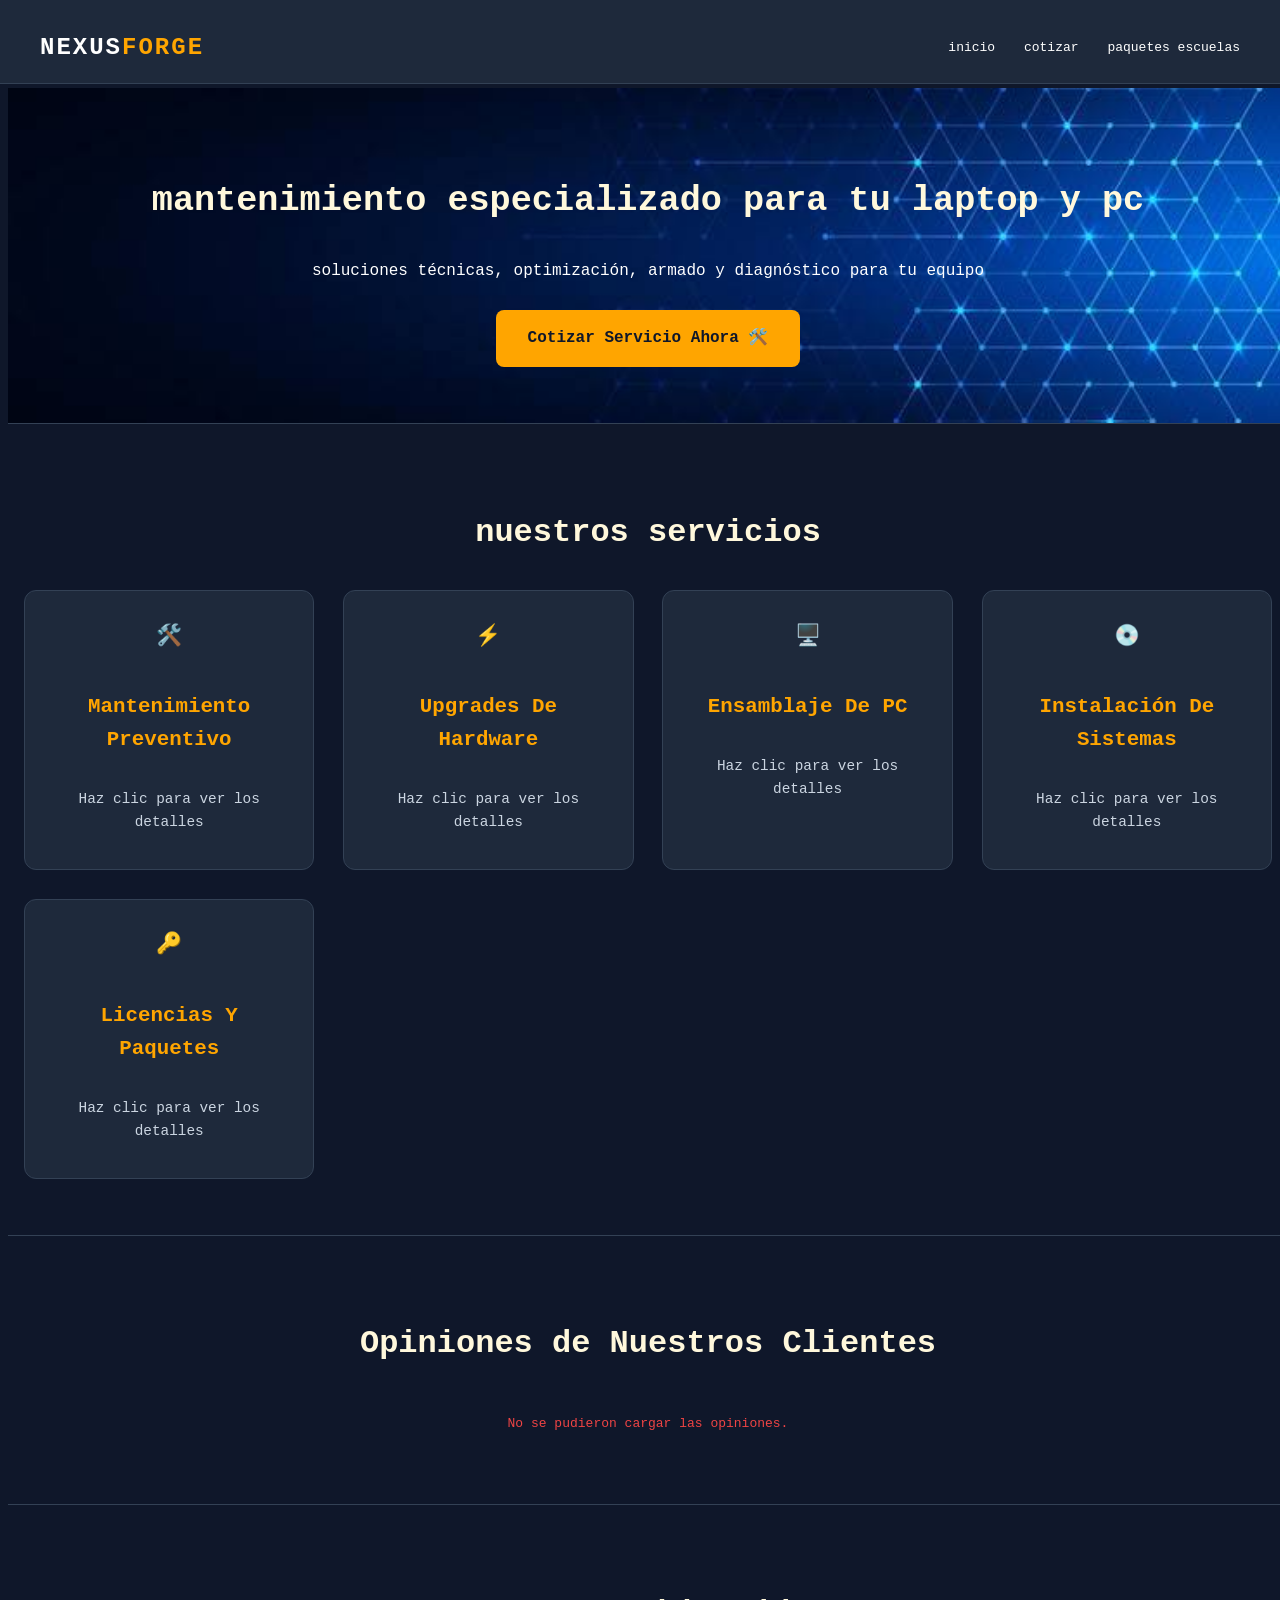
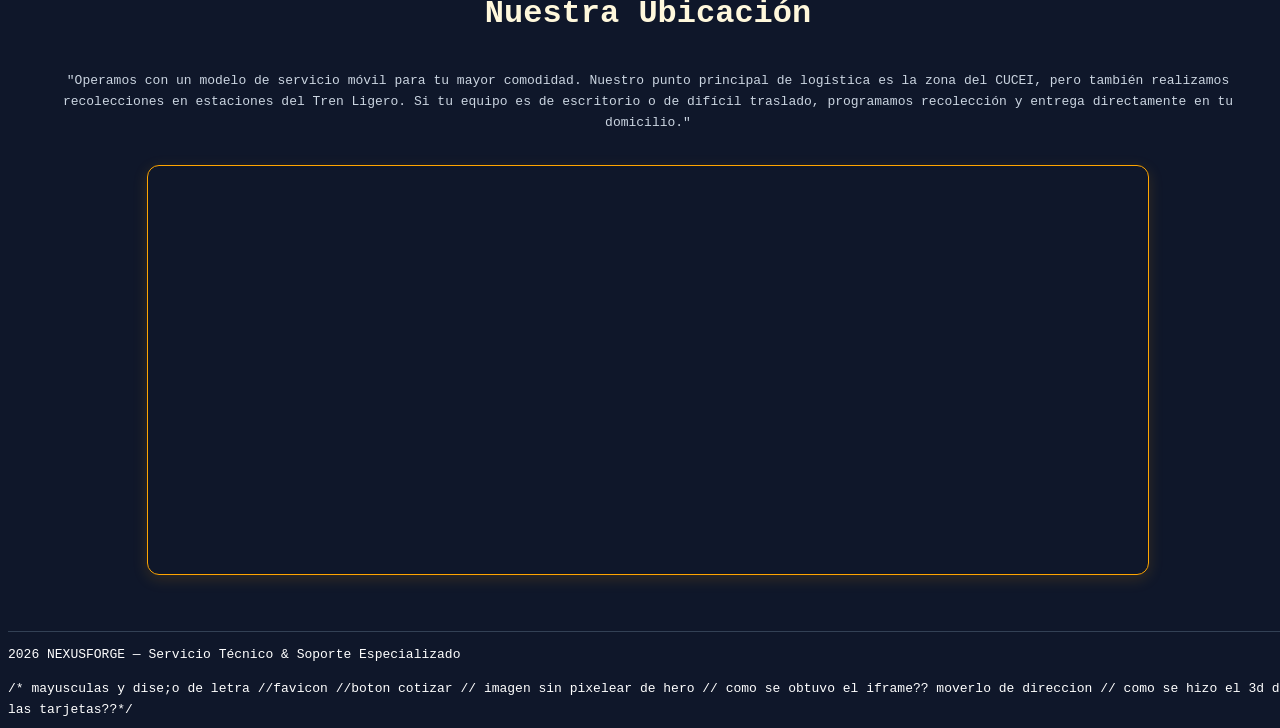
<file: index.html>
<!doctype html>
<html lang="es">
  <head>
    <meta charset="UTF-8" />
    <meta name="viewport" content="width=device-width, initial-scale=1.0" />
    <link rel="stylesheet" href="css/style.css" />
    <title>NEXUSFORGE - Inicio</title>
  </head>
  <body>
    <header class="header">
      <div class="navegacion">
        <a href="index.html" class="logo">NEXUS<span>FORGE</span></a>
        <nav>
          <ul>
            <li><a href="index.html">inicio</a></li>
            <li><a href="html/cotizar.html">cotizar</a></li>
            <li><a href="html/paquetes-escuelas.html">paquetes escuelas</a></li>
          </ul>
        </nav>
      </div>
    </header>

    <section class="hero">
      <div class="heroContent">
        <h1>mantenimiento especializado para tu laptop y pc</h1>
        <p>
          soluciones técnicas, optimización, armado y diagnóstico para tu equipo
        </p>
        <a
          href="html/cotizar.html"
          class="btn-cotizar"
          style="
            display: inline-block;
            text-decoration: none;
            margin-top: 1.5rem;
          "
        >
          Cotizar Servicio Ahora 🛠️
        </a>
      </div>
    </section>

    <main class="main">
      <h2 class="title">nuestros servicios</h2>
      <div class="servicios">
        <!-- Tarjeta 1: Mantenimiento Preventivo -->
        <div class="tarjetaContenedor flip-card">
          <div class="flip-card-inner">
            <div class="flip-card-front">
              <div class="icono">🛠️</div>
              <h3>Mantenimiento Preventivo</h3>
              <p style="color: #cbd5e1; font-size: 0.9rem; margin-top: 1rem">
                Haz clic para ver los detalles
              </p>
            </div>
            <div class="flip-card-back">
              <h3 style="margin-bottom: 1rem">Incluye:</h3>
              <ul style="text-align: left">
                <li>Cambio de pasta térmica de alta calidad</li>
                <li>Limpieza profunda de componentes</li>
                <li>Optimización de temperaturas</li>
              </ul>
            </div>
          </div>
        </div>

        <!-- Tarjeta 2: Upgrades de Hardware -->
        <div class="tarjetaContenedor flip-card">
          <div class="flip-card-inner">
            <div class="flip-card-front">
              <div class="icono">⚡</div>
              <h3>Upgrades de Hardware</h3>
              <p style="color: #cbd5e1; font-size: 0.9rem; margin-top: 1rem">
                Haz clic para ver los detalles
              </p>
            </div>
            <div class="flip-card-back">
              <h3 style="margin-bottom: 1rem">Opciones:</h3>
              <ul style="text-align: left; font-size: 0.9rem">
                <li>Ampliación de memoria RAM</li>
                <li>Ampliación de SSD</li>
                <li>Migración de HDD a SSD</li>
                <li>Mejora de ventilación (PC)</li>
                <li>Cambio de CPU / GPU (PC)</li>
              </ul>
            </div>
          </div>
        </div>

        <!-- Tarjeta 3: Ensamblaje de PC -->
        <div class="tarjetaContenedor flip-card">
          <div class="flip-card-inner">
            <div class="flip-card-front">
              <div class="icono">🖥️</div>
              <h3>Ensamblaje de PC</h3>
              <p style="color: #cbd5e1; font-size: 0.9rem; margin-top: 1rem">
                Haz clic para ver los detalles
              </p>
            </div>
            <div class="flip-card-back">
              <h3 style="margin-bottom: 1rem">El Servicio:</h3>
              <p style="text-align: left; font-size: 0.95rem">
                Te asesoramos en la selección de componentes y ensamblamos tu PC
                a la medida para obtener el máximo rendimiento dentro de tu
                presupuesto.
              </p>
            </div>
          </div>
        </div>

        <!-- Tarjeta 4: Instalación de OS -->
        <div class="tarjetaContenedor flip-card">
          <div class="flip-card-inner">
            <div class="flip-card-front">
              <div class="icono">💿</div>
              <h3>Instalación de Sistemas</h3>
              <p style="color: #cbd5e1; font-size: 0.9rem; margin-top: 1rem">
                Haz clic para ver los detalles
              </p>
            </div>
            <div class="flip-card-back">
              <h3 style="margin-bottom: 1rem">Sistemas:</h3>
              <ul style="text-align: left">
                <li>Windows 10 / 11 (Limpia)</li>
                <li>Distribuciones Linux (Ubuntu, etc.)</li>
                <li>Instalación de drivers oficiales</li>
              </ul>
            </div>
          </div>
        </div>

        <!-- Tarjeta 5: Licencias -->
        <div class="tarjetaContenedor flip-card">
          <div class="flip-card-inner">
            <div class="flip-card-front">
              <div class="icono">🔑</div>
              <h3>Licencias y Paquetes</h3>
              <p style="color: #cbd5e1; font-size: 0.9rem; margin-top: 1rem">
                Haz clic para ver los detalles
              </p>
            </div>
            <div class="flip-card-back">
              <h3 style="margin-bottom: 1rem">Software:</h3>
              <ul style="text-align: left">
                <li>Microsoft Office</li>
                <li>Windows 10 / 11</li>
                <li>Licencias originales y garantizadas</li>
              </ul>
            </div>
          </div>
        </div>
      </div>
    </main>

    <section class="testimonios-seccion">
      <h2 class="title">Opiniones de Nuestros Clientes</h2>
      <div id="testimonios-container" class="grid-testimonios">
        <p style="color: #cbd5e1">Cargando testimonios dinámicos...</p>
      </div>
    </section>

    <section
      class="mapa-seccion"
      style="
        padding: 3.5rem 1rem;
        border-bottom: 1px solid #334155;
        text-align: center;
      "
    >
      <h2 class="title">Nuestra Ubicación</h2>
      <p style="color: #cbd5e1; margin-bottom: 2rem">
        "Operamos con un modelo de servicio móvil para tu mayor comodidad.
        Nuestro punto principal de logística es la zona del CUCEI, pero también
        realizamos recolecciones en estaciones del Tren Ligero. Si tu equipo es
        de escritorio o de difícil traslado, programamos recolección y entrega
        directamente en tu domicilio."
      </p>

      <div
        style="
          max-width: 1000px;
          margin: 0 auto;
          border-radius: 12px;
          overflow: hidden;
          border: 1px solid orange;
          box-shadow: 0 4px 15px rgba(255, 165, 0, 0.15);
        "
      >
        <!-- URL con el parámetro q= (query) para forzar el pin rojo -->
        <iframe
          src="https://maps.google.com/maps?q=CUCEI,%20Guadalajara&hl=es&z=16&output=embed"
          width="100%"
          height="400"
          style="border: 0"
          allowfullscreen=""
          loading="lazy"
          referrerpolicy="no-referrer-when-downgrade"
        >
        </iframe>
      </div>
    </section>
    <!-- Scripts al final para que cargue rápido la página -->
    <script src="js/testimonios.js"></script>
    <script src="js/tarjetas.js"></script>

    <footer class="footer">
      <p>2026 NEXUSFORGE — Servicio Técnico & Soporte Especializado</p>
    </footer>
  </body>
</html>

/* mayusculas y dise;o de letra //favicon //boton cotizar // imagen sin pixelear
de hero // como se obtuvo el iframe?? moverlo de direccion // como se hizo el 3d
de las tarjetas??*/
</file>
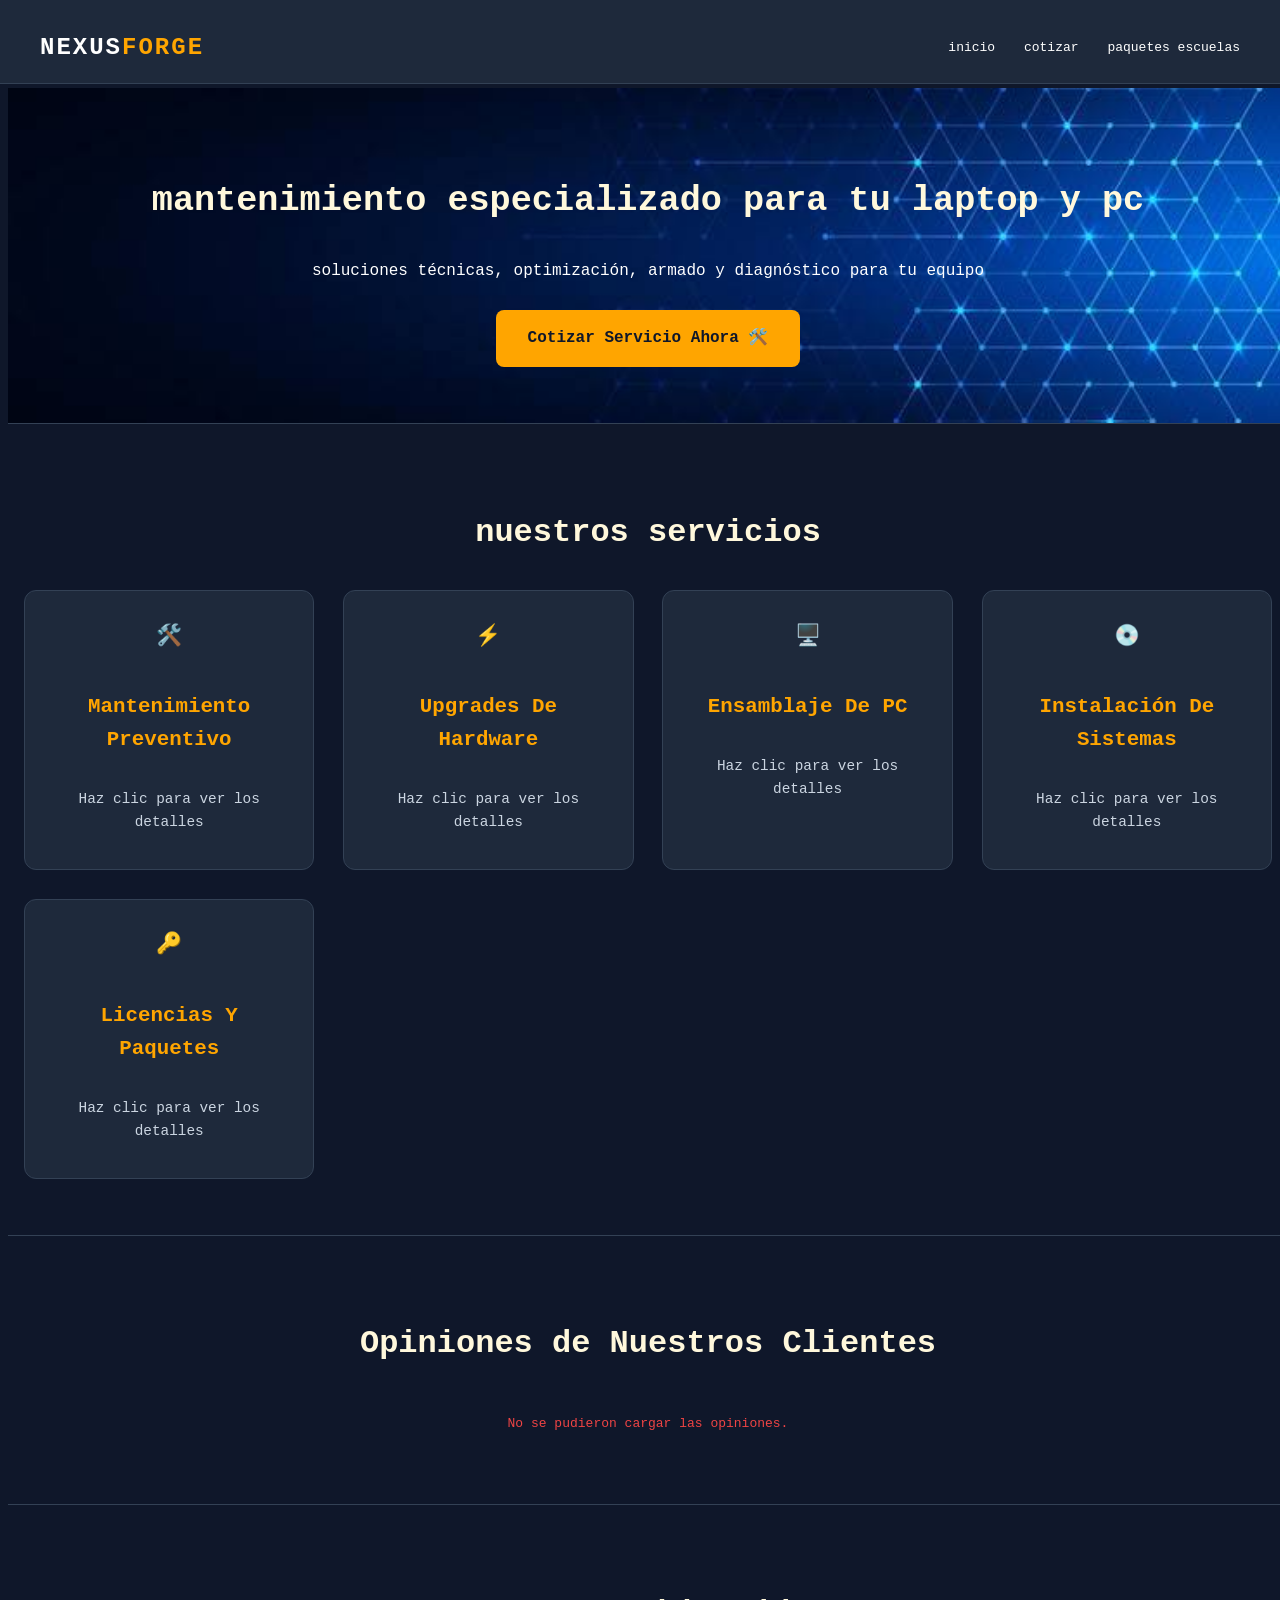
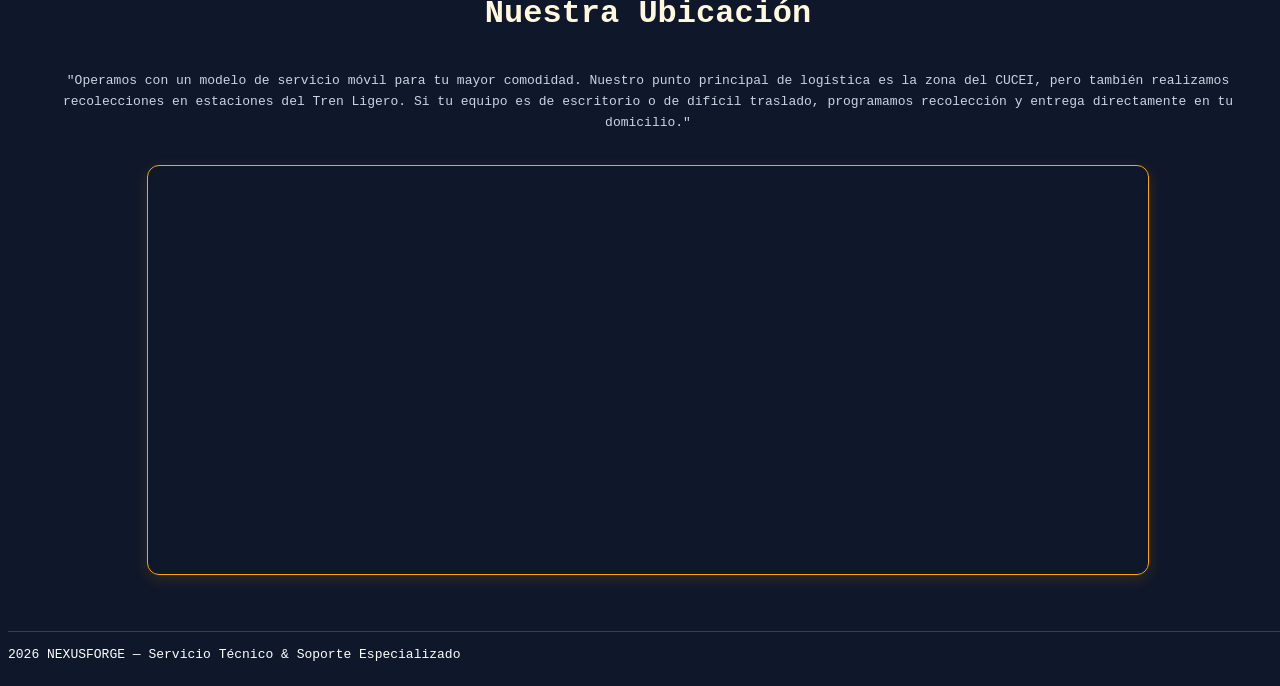
<file: progra internter intento 2/index.html>
<!doctype html>
<html lang="es">
  <head>
    <meta charset="UTF-8" />
    <meta name="viewport" content="width=device-width, initial-scale=1.0" />
    <link rel="stylesheet" href="css/style.css" />
    <title>NEXUSFORGE - Inicio</title>
  </head>
  <body>
    <header class="header">
      <div class="navegacion">
        <a href="index.html" class="logo">NEXUS<span>FORGE</span></a>
        <nav>
          <ul>
            <li><a href="index.html">inicio</a></li>
            <li><a href="html/cotizar.html">cotizar</a></li>
            <li><a href="html/paquetes-escuelas.html">paquetes escuelas</a></li>
          </ul>
        </nav>
      </div>
    </header>

    <section class="hero">
      <div class="heroContent">
        <h1>mantenimiento especializado para tu laptop y pc</h1>
        <p>
          soluciones técnicas, optimización, armado y diagnóstico para tu equipo
        </p>
        <a
          href="html/cotizar.html"
          class="btn-cotizar"
          style="
            display: inline-block;
            text-decoration: none;
            margin-top: 1.5rem;
          "
        >
          Cotizar Servicio Ahora 🛠️
        </a>
      </div>
    </section>

    <main class="main">
      <h2 class="title">nuestros servicios</h2>
      <div class="servicios">
        <!-- Tarjeta 1: Mantenimiento Preventivo -->
        <div class="tarjetaContenedor flip-card">
          <div class="flip-card-inner">
            <div class="flip-card-front">
              <div class="icono">🛠️</div>
              <h3>Mantenimiento Preventivo</h3>
              <p style="color: #cbd5e1; font-size: 0.9rem; margin-top: 1rem">
                Haz clic para ver los detalles
              </p>
            </div>
            <div class="flip-card-back">
              <h3 style="margin-bottom: 1rem">Incluye:</h3>
              <ul style="text-align: left">
                <li>Cambio de pasta térmica de alta calidad</li>
                <li>Limpieza profunda de componentes</li>
                <li>Optimización de temperaturas</li>
              </ul>
            </div>
          </div>
        </div>

        <!-- Tarjeta 2: Upgrades de Hardware -->
        <div class="tarjetaContenedor flip-card">
          <div class="flip-card-inner">
            <div class="flip-card-front">
              <div class="icono">⚡</div>
              <h3>Upgrades de Hardware</h3>
              <p style="color: #cbd5e1; font-size: 0.9rem; margin-top: 1rem">
                Haz clic para ver los detalles
              </p>
            </div>
            <div class="flip-card-back">
              <h3 style="margin-bottom: 1rem">Opciones:</h3>
              <ul style="text-align: left; font-size: 0.9rem">
                <li>Ampliación de memoria RAM</li>
                <li>Ampliación de SSD</li>
                <li>Migración de HDD a SSD</li>
                <li>Mejora de ventilación (PC)</li>
                <li>Cambio de CPU / GPU (PC)</li>
              </ul>
            </div>
          </div>
        </div>

        <!-- Tarjeta 3: Ensamblaje de PC -->
        <div class="tarjetaContenedor flip-card">
          <div class="flip-card-inner">
            <div class="flip-card-front">
              <div class="icono">🖥️</div>
              <h3>Ensamblaje de PC</h3>
              <p style="color: #cbd5e1; font-size: 0.9rem; margin-top: 1rem">
                Haz clic para ver los detalles
              </p>
            </div>
            <div class="flip-card-back">
              <h3 style="margin-bottom: 1rem">El Servicio:</h3>
              <p style="text-align: left; font-size: 0.95rem">
                Te asesoramos en la selección de componentes y ensamblamos tu PC
                a la medida para obtener el máximo rendimiento dentro de tu
                presupuesto.
              </p>
            </div>
          </div>
        </div>

        <!-- Tarjeta 4: Instalación de OS -->
        <div class="tarjetaContenedor flip-card">
          <div class="flip-card-inner">
            <div class="flip-card-front">
              <div class="icono">💿</div>
              <h3>Instalación de Sistemas</h3>
              <p style="color: #cbd5e1; font-size: 0.9rem; margin-top: 1rem">
                Haz clic para ver los detalles
              </p>
            </div>
            <div class="flip-card-back">
              <h3 style="margin-bottom: 1rem">Sistemas:</h3>
              <ul style="text-align: left">
                <li>Windows 10 / 11 (Limpia)</li>
                <li>Distribuciones Linux (Ubuntu, etc.)</li>
                <li>Instalación de drivers oficiales</li>
              </ul>
            </div>
          </div>
        </div>

        <!-- Tarjeta 5: Licencias -->
        <div class="tarjetaContenedor flip-card">
          <div class="flip-card-inner">
            <div class="flip-card-front">
              <div class="icono">🔑</div>
              <h3>Licencias y Paquetes</h3>
              <p style="color: #cbd5e1; font-size: 0.9rem; margin-top: 1rem">
                Haz clic para ver los detalles
              </p>
            </div>
            <div class="flip-card-back">
              <h3 style="margin-bottom: 1rem">Software:</h3>
              <ul style="text-align: left">
                <li>Microsoft Office</li>
                <li>Windows 10 / 11</li>
                <li>Licencias originales y garantizadas</li>
              </ul>
            </div>
          </div>
        </div>
      </div>
    </main>

    <section class="testimonios-seccion">
      <h2 class="title">Opiniones de Nuestros Clientes</h2>
      <div id="testimonios-container" class="grid-testimonios">
        <p style="color: #cbd5e1">Cargando testimonios dinámicos...</p>
      </div>
    </section>

    <section
      class="mapa-seccion"
      style="
        padding: 3.5rem 1rem;
        border-bottom: 1px solid #334155;
        text-align: center;
      "
    >
      <h2 class="title">Nuestra Ubicación</h2>
      <p style="color: #cbd5e1; margin-bottom: 2rem">
        "Operamos con un modelo de servicio móvil para tu mayor comodidad.
        Nuestro punto principal de logística es la zona del CUCEI, pero también
        realizamos recolecciones en estaciones del Tren Ligero. Si tu equipo es
        de escritorio o de difícil traslado, programamos recolección y entrega
        directamente en tu domicilio."
      </p>

      <div
        style="
          max-width: 1000px;
          margin: 0 auto;
          border-radius: 12px;
          overflow: hidden;
          border: 1px solid orange;
          box-shadow: 0 4px 15px rgba(255, 165, 0, 0.15);
        "
      >
        <!-- URL con el parámetro q= (query) para forzar el pin rojo -->
        <iframe
          src="https://maps.google.com/maps?q=CUCEI,%20Guadalajara&hl=es&z=16&output=embed"
          width="100%"
          height="400"
          style="border: 0"
          allowfullscreen=""
          loading="lazy"
          referrerpolicy="no-referrer-when-downgrade"
        >
        </iframe>
      </div>
    </section>

    <!-- Scripts al final para que cargue rápido la página -->
    <script src="js/testimonios.js"></script>
    <script src="js/tarjetas.js"></script>

    <footer class="footer">
      <p>2026 NEXUSFORGE — Servicio Técnico & Soporte Especializado</p>
    </footer>
  </body>
</html>
</file>
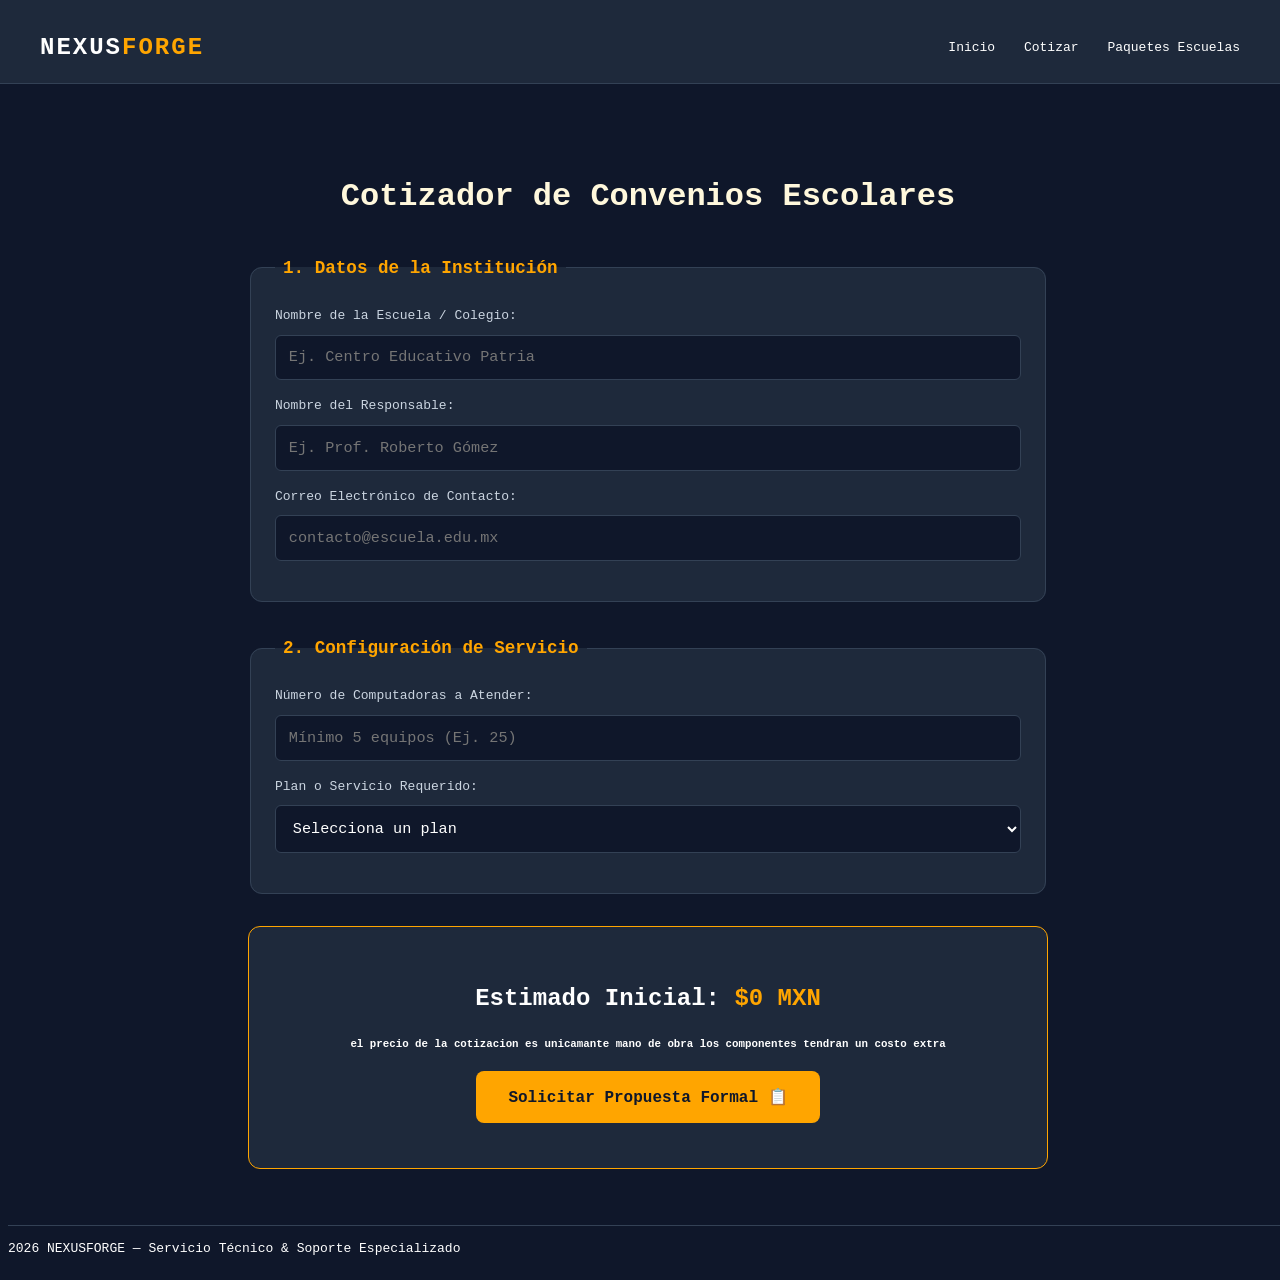
<file: html/cotizar-escuelas.html>
<!doctype html>
<html lang="es">
  <head>
    <meta charset="UTF-8" />
    <meta name="viewport" content="width=device-width, initial-scale=1.0" />
    <link rel="stylesheet" href="../css/style.css" />
    <title>NEXUSFORGE - Cotizar Escuelas</title>
  </head>
  <body>
    <header class="header">
      <div class="navegacion">
        <a href="../index.html" class="logo">NEXUS<span>FORGE</span></a>
        <nav>
          <ul>
            <li><a href="../index.html">Inicio</a></li>
            <li><a href="cotizar.html">Cotizar</a></li>
            <li><a href="paquetes-escuelas.html">Paquetes Escuelas</a></li>
          </ul>
        </nav>
      </div>
    </header>

    <main class="main">
      <h2 class="title">Cotizador de Convenios Escolares</h2>

      <form id="formEscuelas" class="cotizador-container">
        <!-- 1. Datos Institucionales -->
        <fieldset class="grupo-formulario">
          <legend>1. Datos de la Institución</legend>
          <div class="campo">
            <label for="nombreEscuela">Nombre de la Escuela / Colegio:</label>
            <input
              type="text"
              id="nombreEscuela"
              placeholder="Ej. Centro Educativo Patria"
              required
            />
          </div>
          <div class="campo">
            <label for="contacto">Nombre del Responsable:</label>
            <input
              type="text"
              id="contacto"
              placeholder="Ej. Prof. Roberto Gómez"
              required
            />
          </div>
          <div class="campo">
            <label for="correoEscuela">Correo Electrónico de Contacto:</label>
            <input
              type="email"
              id="correoEscuela"
              placeholder="contacto@escuela.edu.mx"
              required
            />
          </div>
        </fieldset>

        <!-- 2. Detalle del Laboratorio -->
        <fieldset class="grupo-formulario">
          <legend>2. Configuración de Servicio</legend>
          <div class="campo">
            <label for="numEquipos">Número de Computadoras a Atender:</label>
            <input
              type="number"
              id="numEquipos"
              min="5"
              max="300"
              placeholder="Mínimo 5 equipos (Ej. 25)"
              required
            />
          </div>
          <div class="campo">
            <label for="tipoServicio">Plan o Servicio Requerido:</label>
            <select id="tipoServicio" required>
              <option value="" disabled selected>Selecciona un plan</option>
              <option value="aceleracion">
                Aceleración de Laboratorios (SSD + RAM)
              </option>
              <option value="trimestral">
                Póliza Trimestral (4 visitas al año)
              </option>
              <option value="semestral">
                Póliza Semestral (2 visitas al año)
              </option>
              <option value="renovacion">Asesoría y Renovación de Flota</option>
            </select>
          </div>
        </fieldset>

        <!-- Total Estimado y Botón de Envío -->
        <div class="resumen-cotizacion">
          <h3>Estimado Inicial: <span id="precioEscuelas">$0 MXN</span></h3>
          <h5>
            el precio de la cotizacion es unicamante mano de obra los
            componentes tendran un costo extra
          </h5>
          <p
            id="descuentoTexto"
            style="color: #cbd5e1; font-size: 0.9rem; margin-bottom: 1rem"
          ></p>
          <button type="submit" class="btn-cotizar">
            Solicitar Propuesta Formal 📋
          </button>
          <div
            id="mensajeEstado"
            style="margin-top: 1rem; font-weight: bold"
          ></div>
        </div>
      </form>
    </main>

    <footer class="footer">
      <p>2026 NEXUSFORGE — Servicio Técnico & Soporte Especializado</p>
    </footer>

    <script src="../js/cotizar-escuelas.js"></script>
  </body>
</html>
</file>
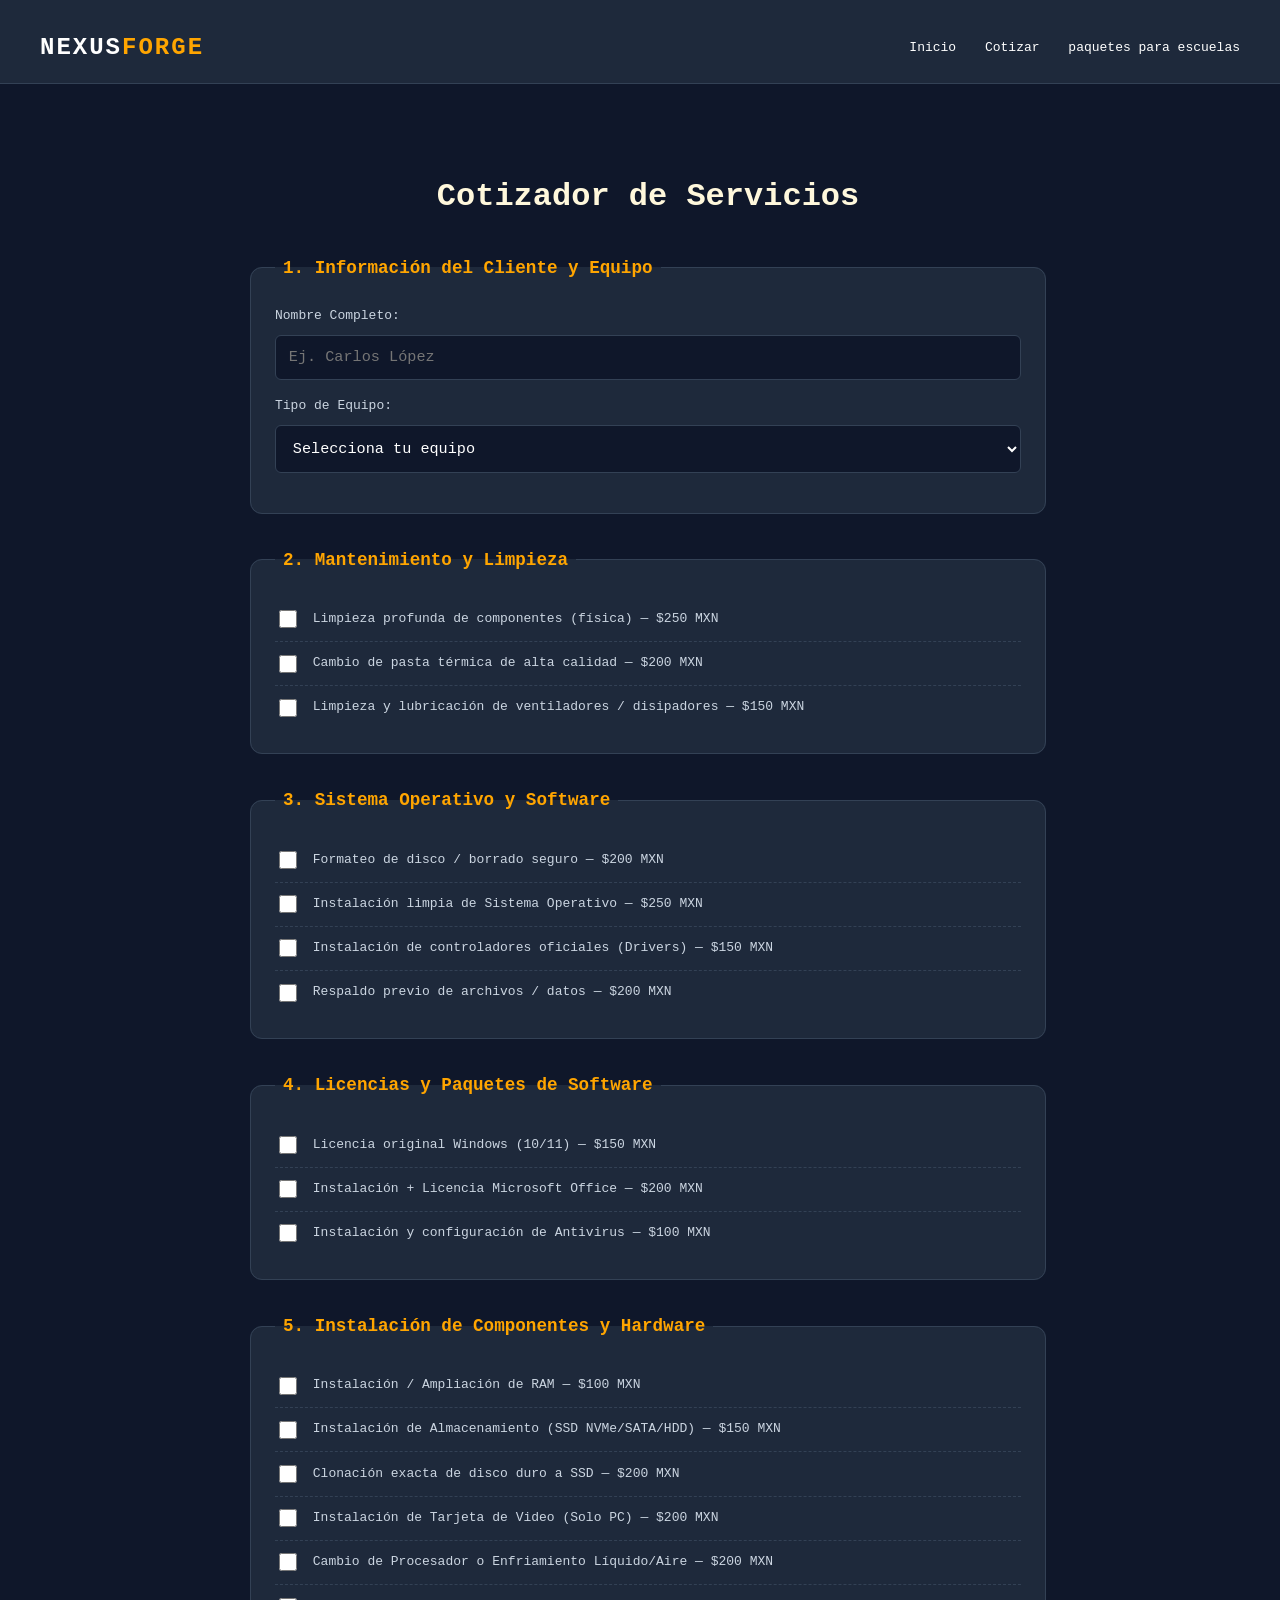
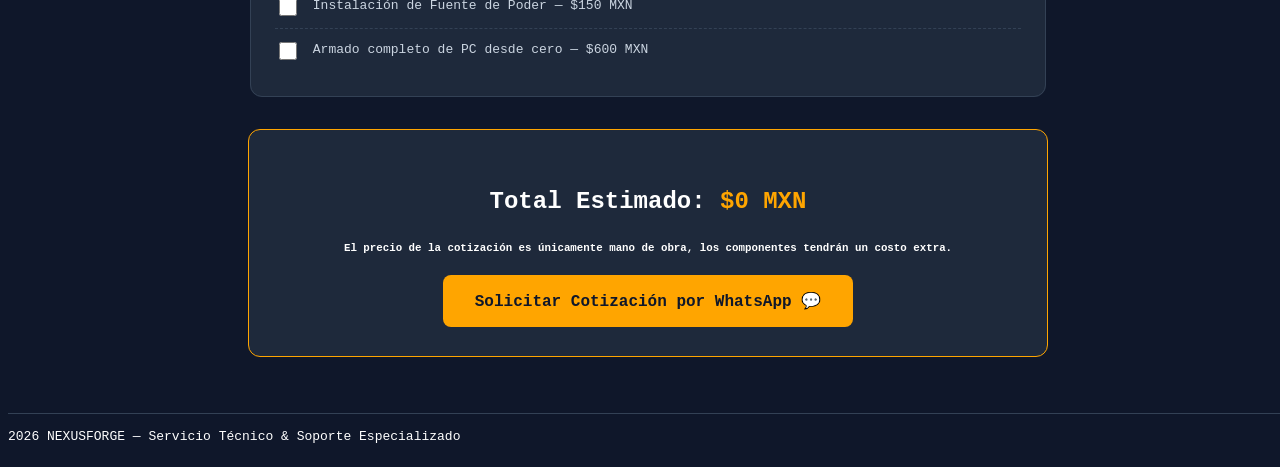
<file: html/cotizar.html>
<!doctype html>
<html lang="es">
  <head>
    <meta charset="UTF-8" />
    <meta name="viewport" content="width=device-width, initial-scale=1.0" />
    <link rel="stylesheet" href="../css/style.css" />
    <title>NEXUSFORGE - Cotizar</title>
  </head>
  <body>
    <header class="header">
      <div class="navegacion">
        <a href="../index.html" class="logo">NEXUS<span>FORGE</span></a>
        <nav>
          <ul>
            <li><a href="../index.html">Inicio</a></li>
            <li><a href="cotizar.html">Cotizar</a></li>
            <li><a href="paquetes-escuelas.html">paquetes para escuelas</a></li>
          </ul>
        </nav>
      </div>
    </header>

    <main class="main">
      <h2 class="title">Cotizador de Servicios</h2>

      <form id="formCotizador" class="cotizador-container">
        <!-- Datos basicos -->
        <fieldset class="grupo-formulario">
          <legend>1. Información del Cliente y Equipo</legend>
          <div class="campo">
            <label for="nombre">Nombre Completo:</label>
            <input
              type="text"
              id="nombre"
              placeholder="Ej. Carlos López"
              required
            />
          </div>
          <div class="campo">
            <label for="tipoEquipo">Tipo de Equipo:</label>
            <select id="tipoEquipo" required>
              <option value="" disabled selected>Selecciona tu equipo</option>
              <option value="Laptop">Laptop</option>
              <option value="PC de Escritorio">PC de Escritorio</option>
            </select>
          </div>
        </fieldset>

        <!-- Servicios Desglosados -->
        <fieldset class="grupo-formulario">
          <legend>2. Mantenimiento y Limpieza</legend>
          <label class="opcion-servicio">
            <input
              type="checkbox"
              class="servicio-checkbox"
              value="250"
              data-nombre="Limpieza profunda física / despolvado"
            />
            <span>Limpieza profunda de componentes (física) — $250 MXN</span>
          </label>
          <label class="opcion-servicio">
            <input
              type="checkbox"
              class="servicio-checkbox"
              value="200"
              data-nombre="Cambio de pasta térmica (CPU / GPU)"
            />
            <span>Cambio de pasta térmica de alta calidad — $200 MXN</span>
          </label>
          <label class="opcion-servicio">
            <input
              type="checkbox"
              class="servicio-checkbox"
              value="150"
              data-nombre="Optimización de flujo de aire y ventiladores"
            />
            <span
              >Limpieza y lubricación de ventiladores / disipadores — $150
              MXN</span
            >
          </label>
        </fieldset>

        <fieldset class="grupo-formulario">
          <legend>3. Sistema Operativo y Software</legend>
          <label class="opcion-servicio">
            <input
              type="checkbox"
              class="servicio-checkbox"
              value="200"
              data-nombre="Formateo / Limpieza completa de disco"
            />
            <span>Formateo de disco / borrado seguro — $200 MXN</span>
          </label>
          <label class="opcion-servicio">
            <input
              type="checkbox"
              class="servicio-checkbox"
              value="250"
              data-nombre="Instalación de Sistema Operativo (Windows / Linux)"
            />
            <span>Instalación limpia de Sistema Operativo — $250 MXN</span>
          </label>
          <label class="opcion-servicio">
            <input
              type="checkbox"
              class="servicio-checkbox"
              value="150"
              data-nombre="Instalación y actualización de Drivers/Controladores"
            />
            <span
              >Instalación de controladores oficiales (Drivers) — $150 MXN</span
            >
          </label>
          <label class="opcion-servicio">
            <input
              type="checkbox"
              class="servicio-checkbox"
              value="200"
              data-nombre="Respaldado de información / Backup"
            />
            <span>Respaldo previo de archivos / datos — $200 MXN</span>
          </label>
        </fieldset>

        <fieldset class="grupo-formulario">
          <legend>4. Licencias y Paquetes de Software</legend>
          <label class="opcion-servicio">
            <input
              type="checkbox"
              class="servicio-checkbox"
              value="150"
              data-nombre="Licencia / Activación original de Windows"
            />
            <span>Licencia original Windows (10/11) — $150 MXN</span>
          </label>
          <label class="opcion-servicio">
            <input
              type="checkbox"
              class="servicio-checkbox"
              value="200"
              data-nombre="Instalación y Licencia Microsoft Office"
            />
            <span>Instalación + Licencia Microsoft Office — $200 MXN</span>
          </label>
          <label class="opcion-servicio">
            <input
              type="checkbox"
              class="servicio-checkbox"
              value="100"
              data-nombre="Instalación de Antivirus / Seguridad"
            />
            <span>Instalación y configuración de Antivirus — $100 MXN</span>
          </label>
        </fieldset>

        <fieldset class="grupo-formulario">
          <legend>5. Instalación de Componentes y Hardware</legend>
          <label class="opcion-servicio">
            <input
              type="checkbox"
              class="servicio-checkbox"
              value="100"
              data-nombre="Instalación de Memoria RAM"
            />
            <span>Instalación / Ampliación de RAM — $100 MXN</span>
          </label>
          <label class="opcion-servicio">
            <input
              type="checkbox"
              class="servicio-checkbox"
              value="150"
              data-nombre="Instalación de Disco SSD / HDD"
            />
            <span
              >Instalación de Almacenamiento (SSD NVMe/SATA/HDD) — $150
              MXN</span
            >
          </label>
          <label class="opcion-servicio">
            <input
              type="checkbox"
              class="servicio-checkbox"
              value="200"
              data-nombre="Clonación de Disco de Sistema (HDD a SSD)"
            />
            <span>Clonación exacta de disco duro a SSD — $200 MXN</span>
          </label>
          <label class="opcion-servicio">
            <input
              type="checkbox"
              class="servicio-checkbox"
              value="200"
              data-nombre="Instalación de Tarjeta Gráfica (GPU)"
            />
            <span>Instalación de Tarjeta de Video (Solo PC) — $200 MXN</span>
          </label>
          <label class="opcion-servicio">
            <input
              type="checkbox"
              class="servicio-checkbox"
              value="200"
              data-nombre="Instalación de Procesador / Enfriamiento"
            />
            <span
              >Cambio de Procesador o Enfriamiento Líquido/Aire — $200 MXN</span
            >
          </label>
          <label class="opcion-servicio">
            <input
              type="checkbox"
              class="servicio-checkbox"
              value="150"
              data-nombre="Cambio / Upgrade de Fuente de Poder"
            />
            <span>Instalación de Fuente de Poder — $150 MXN</span>
          </label>
          <label class="opcion-servicio">
            <input
              type="checkbox"
              class="servicio-checkbox"
              value="600"
              data-nombre="Ensamblaje completo de PC desde cero"
            />
            <span>Armado completo de PC desde cero — $600 MXN</span>
          </label>
        </fieldset>

        <!-- Total y Envio -->
        <div class="resumen-cotizacion">
          <h3>Total Estimado: <span id="precioTotal">$0 MXN</span></h3>
          <h5>
            El precio de la cotización es únicamente mano de obra, los
            componentes tendrán un costo extra.
          </h5>
          <button type="button" id="btnEnviarWhatsApp" class="btn-cotizar">
            Solicitar Cotización por WhatsApp 💬
          </button>
        </div>
      </form>
    </main>

    <footer class="footer">
      <p>2026 NEXUSFORGE — Servicio Técnico & Soporte Especializado</p>
    </footer>

    <script src="../js/cotizar.js"></script>
  </body>
</html>
</file>
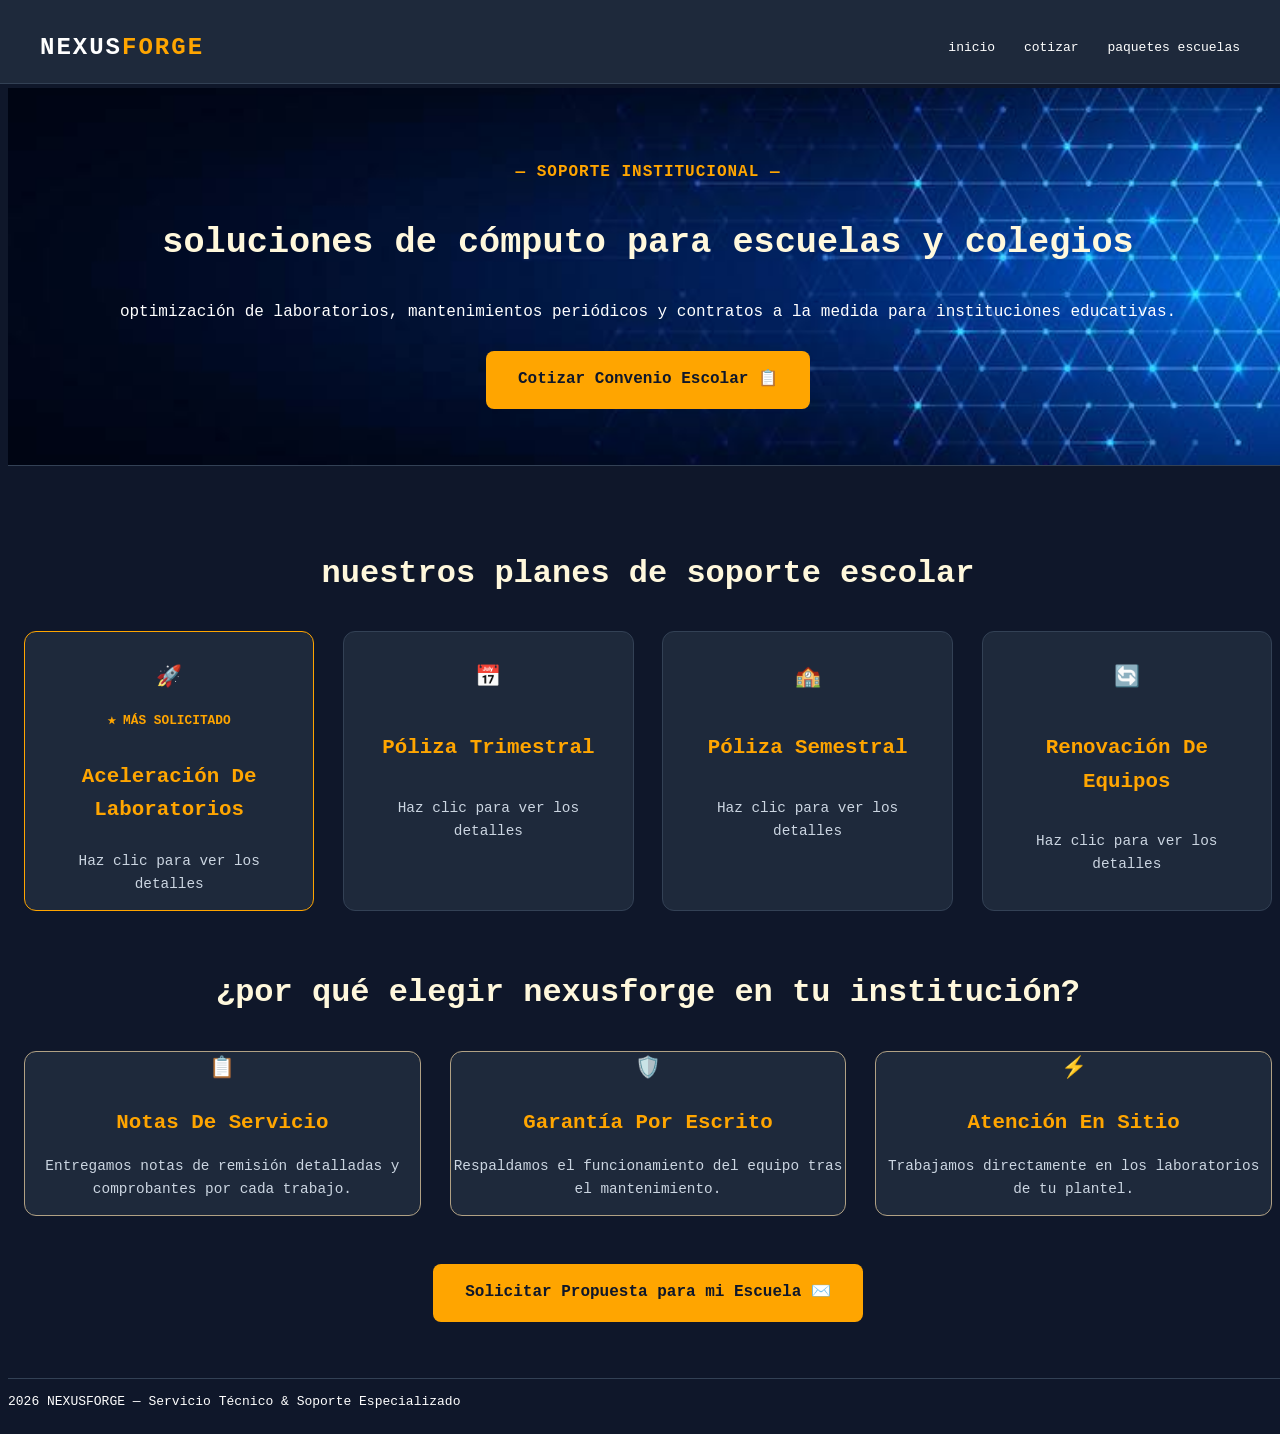
<file: html/paquetes-escuelas.html>
<!doctype html>
<html lang="es">
  <head>
    <meta charset="UTF-8" />
    <meta name="viewport" content="width=device-width, initial-scale=1.0" />
    <link rel="stylesheet" href="../css/style.css" />
    <title>NEXUSFORGE - Paquetes Escuelas</title>
  </head>
  <body>
    <header class="header">
      <div class="navegacion">
        <a href="../index.html" class="logo">NEXUS<span>FORGE</span></a>
        <nav>
          <ul>
            <li><a href="../index.html"> inicio</a></li>
            <li><a href="cotizar.html"> cotizar</a></li>
            <li><a href="paquetes-escuelas.html"> paquetes escuelas</a></li>
          </ul>
        </nav>
      </div>
    </header>

    <section class="hero">
      <div class="heroContent">
        <p
          style="
            color: orange;
            font-weight: bold;
            text-transform: uppercase;
            letter-spacing: 1px;
            margin-bottom: 0.5rem;
          "
        >
          — SOPORTE INSTITUCIONAL —
        </p>
        <h1>soluciones de cómputo para escuelas y colegios</h1>
        <p>
          optimización de laboratorios, mantenimientos periódicos y contratos a
          la medida para instituciones educativas.
        </p>
        <a
          href="cotizar-escuelas.html"
          class="btn-cotizar"
          style="
            display: inline-block;
            text-decoration: none;
            margin-top: 1.5rem;
          "
        >
          Cotizar Convenio Escolar 📋
        </a>
      </div>
    </section>

    <main class="main">
      <h2 class="title">nuestros planes de soporte escolar</h2>

      <div class="servicios">
        <!-- Tarjeta 1: Aceleración de Laboratorios (Con borde naranja destacado) -->
        <div class="tarjetaContenedor flip-card" style="border-color: orange">
          <div class="flip-card-inner">
            <div
              class="flip-card-front"
              style="border-color: orange !important"
            >
              <div class="icono">🚀</div>
              <span
                style="
                  color: orange;
                  font-size: 0.8rem;
                  font-weight: bold;
                  text-transform: uppercase;
                  margin-bottom: 0.5rem;
                  display: block;
                "
              >
                ★ Más Solicitado
              </span>
              <h3>Aceleración de Laboratorios</h3>
              <p style="color: #cbd5e1; font-size: 0.9rem; margin-top: 0.5rem">
                Haz clic para ver los detalles
              </p>
            </div>
            <div class="flip-card-back" style="border-color: orange !important">
              <h3 style="margin-bottom: 0.5rem">Incluye:</h3>
              <ul style="text-align: left; font-size: 0.85rem">
                <li>Cambio de discos duros mecánicos a SSD</li>
                <li>Ampliación de memoria RAM para mayor fluidez</li>
                <li>Optimización completa del sistema operativo</li>
                <li>Ahorro de hasta un 70% comparado con comprar PCs nuevas</li>
              </ul>
            </div>
          </div>
        </div>

        <!-- Tarjeta 2: Póliza Trimestral -->
        <div class="tarjetaContenedor flip-card">
          <div class="flip-card-inner">
            <div class="flip-card-front">
              <div class="icono">📅</div>
              <h3>Póliza Trimestral</h3>
              <p style="color: #cbd5e1; font-size: 0.9rem; margin-top: 1rem">
                Haz clic para ver los detalles
              </p>
            </div>
            <div class="flip-card-back">
              <h3 style="margin-bottom: 0.5rem">Incluye:</h3>
              <ul style="text-align: left; font-size: 0.85rem">
                <li>Limpieza profunda de componentes cada 3 meses</li>
                <li>Cambio de pasta térmica en todos los equipos</li>
                <li>
                  Revisión preventiva antes de inicios de ciclo y exámenes
                </li>
                <li>Soporte técnico prioritario ante fallas imprevistas</li>
              </ul>
            </div>
          </div>
        </div>

        <!-- Tarjeta 3: Póliza Semestral -->
        <div class="tarjetaContenedor flip-card">
          <div class="flip-card-inner">
            <div class="flip-card-front">
              <div class="icono">🏫</div>
              <h3>Póliza Semestral</h3>
              <p style="color: #cbd5e1; font-size: 0.9rem; margin-top: 1rem">
                Haz clic para ver los detalles
              </p>
            </div>
            <div class="flip-card-back">
              <h3 style="margin-bottom: 0.5rem">Incluye:</h3>
              <ul style="text-align: left; font-size: 0.85rem">
                <li>Mantenimiento general al finalizar cada semestre</li>
                <li>Formateo y reinstalación limpia de software escolar</li>
                <li>Limpieza física interna y lubricación de ventiladores</li>
                <li>Reporte técnico del estado individual de cada equipo</li>
              </ul>
            </div>
          </div>
        </div>

        <!-- Tarjeta 4: Renovación de Equipos -->
        <div class="tarjetaContenedor flip-card">
          <div class="flip-card-inner">
            <div class="flip-card-front">
              <div class="icono">🔄</div>
              <h3>Renovación de Equipos</h3>
              <p style="color: #cbd5e1; font-size: 0.9rem; margin-top: 1rem">
                Haz clic para ver los detalles
              </p>
            </div>
            <div class="flip-card-back">
              <h3 style="margin-bottom: 0.5rem">Incluye:</h3>
              <ul style="text-align: left; font-size: 0.9rem">
                <li>Dictamen técnico para dar de baja equipos obsoletos</li>
                <li>Asesoría personalizada para adquisición de computadoras</li>
                <li>Ensamblaje e instalación de laboratorios completos</li>
              </ul>
            </div>
          </div>
        </div>
      </div>

      <h2 class="title" style="margin-top: 3.5rem">
        ¿por qué elegir nexusforge en tu institución?
      </h2>
      <div
        class="servicios"
        style="grid-template-columns: repeat(auto-fit, minmax(220px, 1fr))"
      >
        <div class="tarjetaContenedor" style="text-align: center">
          <div class="icono">📋</div>
          <h3>Notas de Servicio</h3>
          <p style="color: #cbd5e1; font-size: 0.9rem">
            Entregamos notas de remisión detalladas y comprobantes por cada
            trabajo.
          </p>
        </div>
        <div class="tarjetaContenedor" style="text-align: center">
          <div class="icono">🛡️</div>
          <h3>Garantía por Escrito</h3>
          <p style="color: #cbd5e1; font-size: 0.9rem">
            Respaldamos el funcionamiento del equipo tras el mantenimiento.
          </p>
        </div>
        <div class="tarjetaContenedor" style="text-align: center">
          <div class="icono">⚡</div>
          <h3>Atención en sitio</h3>
          <p style="color: #cbd5e1; font-size: 0.9rem">
            Trabajamos directamente en los laboratorios de tu plantel.
          </p>
        </div>
      </div>

      <div style="margin-top: 3rem; text-align: center">
        <a
          href="cotizar-escuelas.html"
          class="btn-cotizar"
          style="display: inline-block; text-decoration: none"
        >
          Solicitar Propuesta para mi Escuela ✉️
        </a>
      </div>
    </main>

    <!-- Script para que funcionen las tarjetas giratorias (ajustando la ruta '../' por estar dentro de la carpeta html) -->
    <script src="../js/tarjetas.js"></script>

    <footer class="footer">
      <p>2026 NEXUSFORGE — Servicio Técnico & Soporte Especializado</p>
    </footer>
  </body>
</html>
</file>
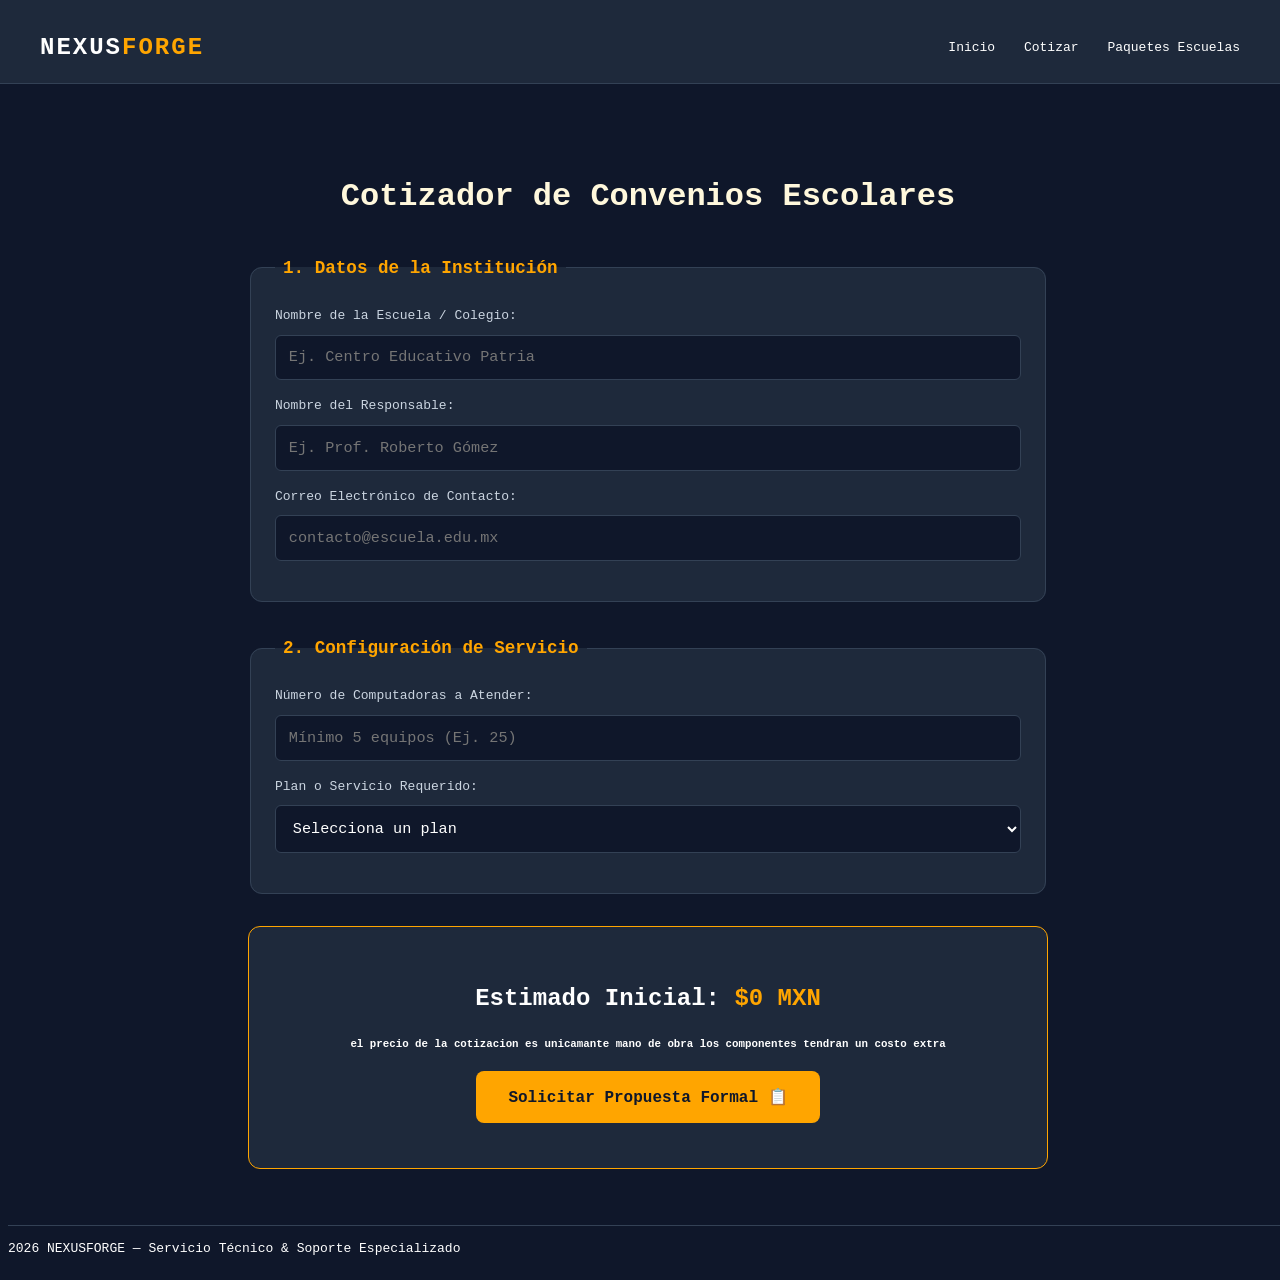
<file: progra internter intento 2/html/cotizar-escuelas.html>
<!doctype html>
<html lang="es">
  <head>
    <meta charset="UTF-8" />
    <meta name="viewport" content="width=device-width, initial-scale=1.0" />
    <link rel="stylesheet" href="../css/style.css" />
    <title>NEXUSFORGE - Cotizar Escuelas</title>
  </head>
  <body>
    <header class="header">
      <div class="navegacion">
        <a href="../index.html" class="logo">NEXUS<span>FORGE</span></a>
        <nav>
          <ul>
            <li><a href="../index.html">Inicio</a></li>
            <li><a href="cotizar.html">Cotizar</a></li>
            <li><a href="paquetes-escuelas.html">Paquetes Escuelas</a></li>
          </ul>
        </nav>
      </div>
    </header>

    <main class="main">
      <h2 class="title">Cotizador de Convenios Escolares</h2>

      <form id="formEscuelas" class="cotizador-container">
        <!-- 1. Datos Institucionales -->
        <fieldset class="grupo-formulario">
          <legend>1. Datos de la Institución</legend>
          <div class="campo">
            <label for="nombreEscuela">Nombre de la Escuela / Colegio:</label>
            <input
              type="text"
              id="nombreEscuela"
              placeholder="Ej. Centro Educativo Patria"
              required
            />
          </div>
          <div class="campo">
            <label for="contacto">Nombre del Responsable:</label>
            <input
              type="text"
              id="contacto"
              placeholder="Ej. Prof. Roberto Gómez"
              required
            />
          </div>
          <div class="campo">
            <label for="correoEscuela">Correo Electrónico de Contacto:</label>
            <input
              type="email"
              id="correoEscuela"
              placeholder="contacto@escuela.edu.mx"
              required
            />
          </div>
        </fieldset>

        <!-- 2. Detalle del Laboratorio -->
        <fieldset class="grupo-formulario">
          <legend>2. Configuración de Servicio</legend>
          <div class="campo">
            <label for="numEquipos">Número de Computadoras a Atender:</label>
            <input
              type="number"
              id="numEquipos"
              min="5"
              max="300"
              placeholder="Mínimo 5 equipos (Ej. 25)"
              required
            />
          </div>
          <div class="campo">
            <label for="tipoServicio">Plan o Servicio Requerido:</label>
            <select id="tipoServicio" required>
              <option value="" disabled selected>Selecciona un plan</option>
              <option value="aceleracion">
                Aceleración de Laboratorios (SSD + RAM)
              </option>
              <option value="trimestral">
                Póliza Trimestral (4 visitas al año)
              </option>
              <option value="semestral">
                Póliza Semestral (2 visitas al año)
              </option>
              <option value="renovacion">Asesoría y Renovación de Flota</option>
            </select>
          </div>
        </fieldset>

        <!-- Total Estimado y Botón de Envío -->
        <div class="resumen-cotizacion">
          <h3>Estimado Inicial: <span id="precioEscuelas">$0 MXN</span></h3>
          <h5>
            el precio de la cotizacion es unicamante mano de obra los
            componentes tendran un costo extra
          </h5>
          <p
            id="descuentoTexto"
            style="color: #cbd5e1; font-size: 0.9rem; margin-bottom: 1rem"
          ></p>
          <button type="submit" class="btn-cotizar">
            Solicitar Propuesta Formal 📋
          </button>
          <div
            id="mensajeEstado"
            style="margin-top: 1rem; font-weight: bold"
          ></div>
        </div>
      </form>
    </main>

    <footer class="footer">
      <p>2026 NEXUSFORGE — Servicio Técnico & Soporte Especializado</p>
    </footer>

    <script src="../js/cotizar-escuelas.js"></script>
  </body>
</html>
</file>
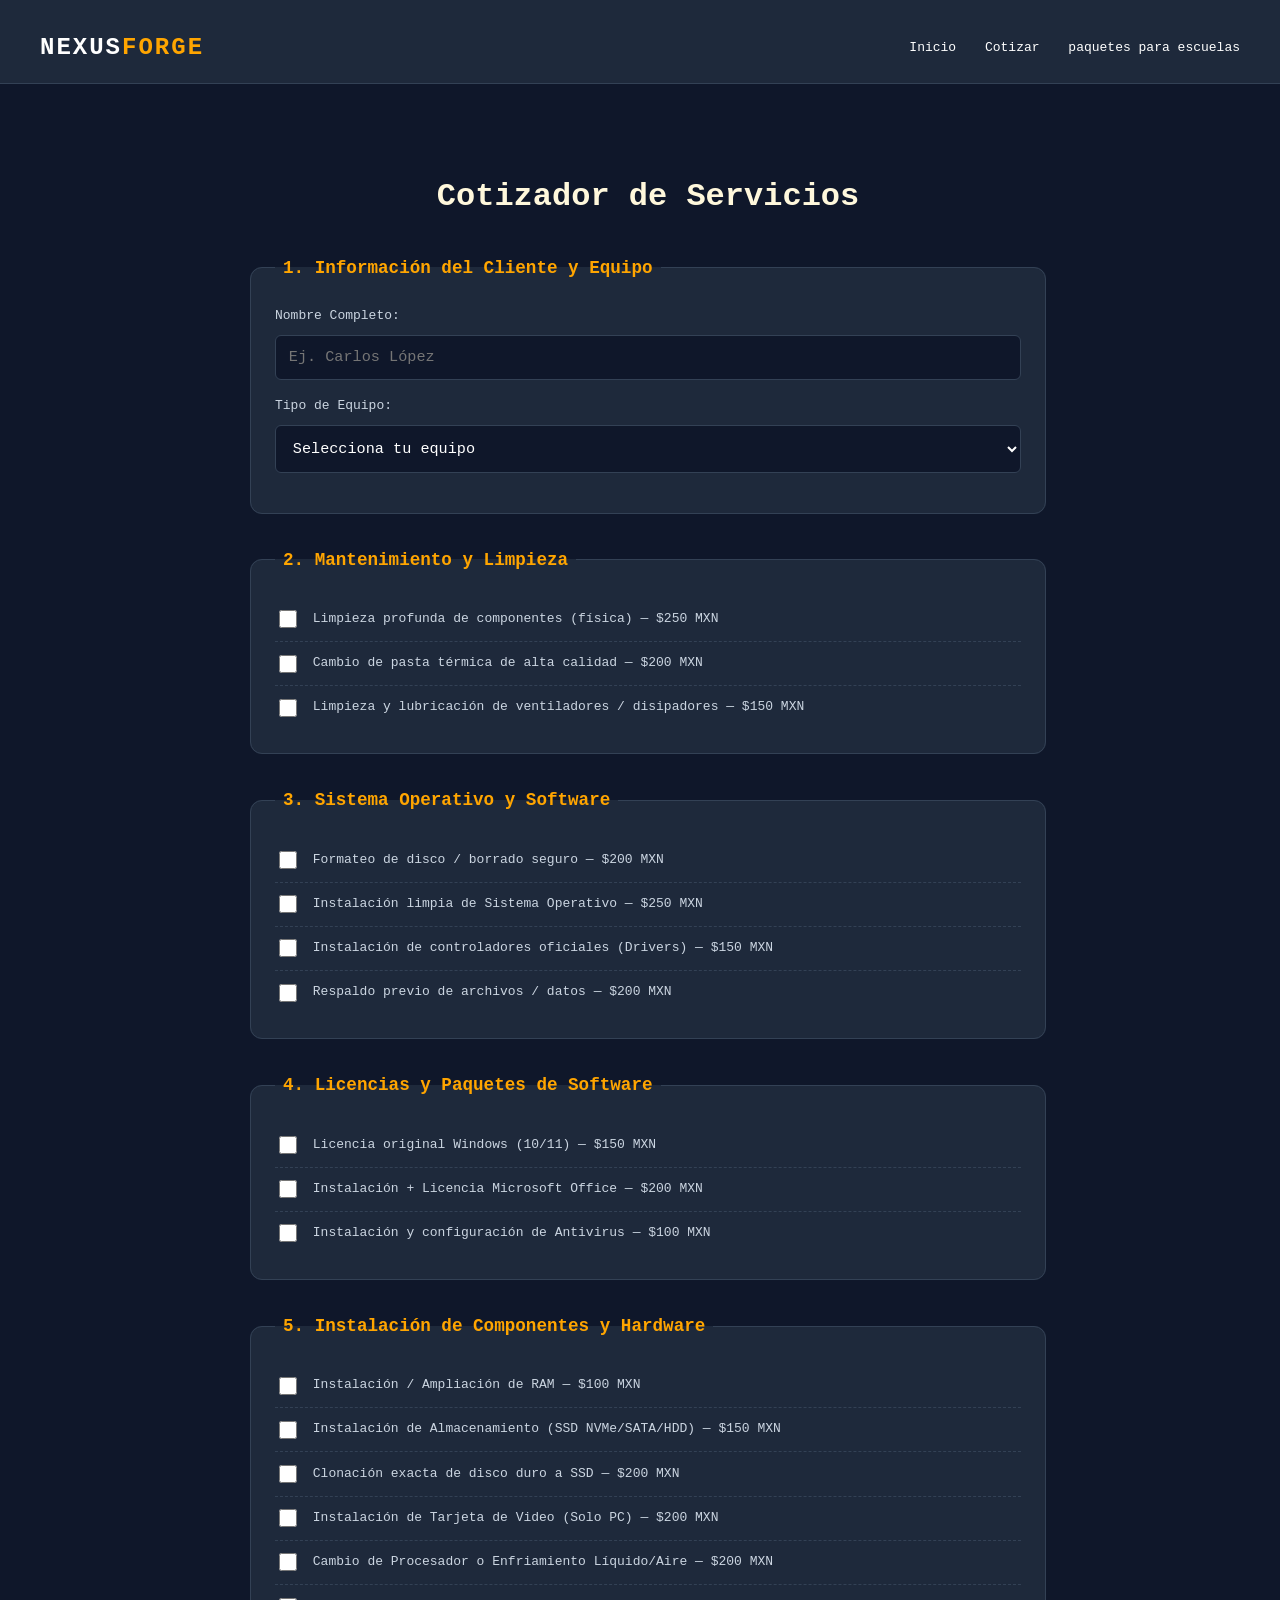
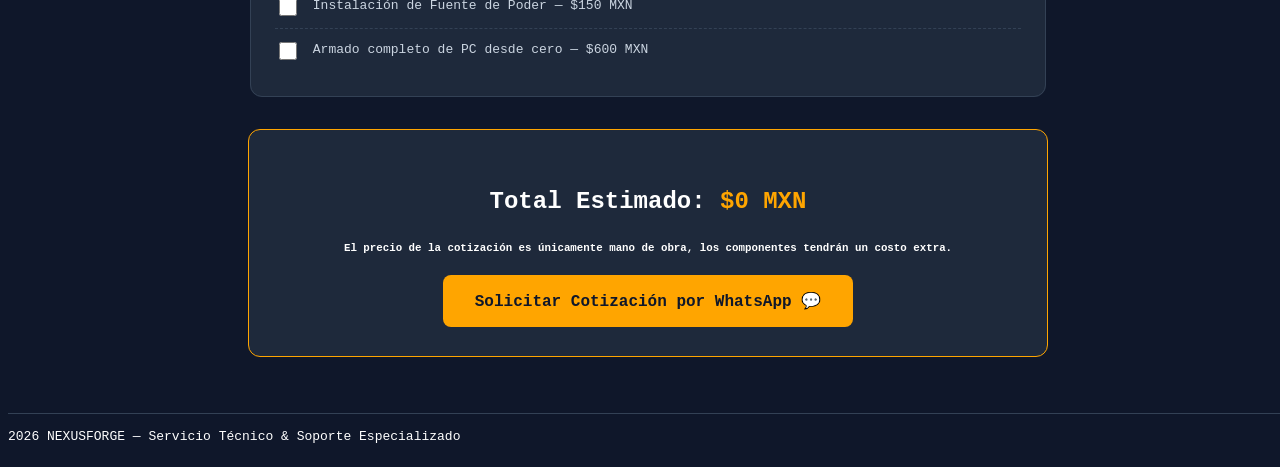
<file: progra internter intento 2/html/cotizar.html>
<!doctype html>
<html lang="es">
  <head>
    <meta charset="UTF-8" />
    <meta name="viewport" content="width=device-width, initial-scale=1.0" />
    <link rel="stylesheet" href="../css/style.css" />
    <title>NEXUSFORGE - Cotizar</title>
  </head>
  <body>
    <header class="header">
      <div class="navegacion">
        <a href="../index.html" class="logo">NEXUS<span>FORGE</span></a>
        <nav>
          <ul>
            <li><a href="../index.html">Inicio</a></li>
            <li><a href="cotizar.html">Cotizar</a></li>
            <li><a href="paquetes-escuelas.html">paquetes para escuelas</a></li>
          </ul>
        </nav>
      </div>
    </header>

    <main class="main">
      <h2 class="title">Cotizador de Servicios</h2>

      <form id="formCotizador" class="cotizador-container">
        <!-- Datos basicos -->
        <fieldset class="grupo-formulario">
          <legend>1. Información del Cliente y Equipo</legend>
          <div class="campo">
            <label for="nombre">Nombre Completo:</label>
            <input
              type="text"
              id="nombre"
              placeholder="Ej. Carlos López"
              required
            />
          </div>
          <div class="campo">
            <label for="tipoEquipo">Tipo de Equipo:</label>
            <select id="tipoEquipo" required>
              <option value="" disabled selected>Selecciona tu equipo</option>
              <option value="Laptop">Laptop</option>
              <option value="PC de Escritorio">PC de Escritorio</option>
            </select>
          </div>
        </fieldset>

        <!-- Servicios Desglosados -->
        <fieldset class="grupo-formulario">
          <legend>2. Mantenimiento y Limpieza</legend>
          <label class="opcion-servicio">
            <input
              type="checkbox"
              class="servicio-checkbox"
              value="250"
              data-nombre="Limpieza profunda física / despolvado"
            />
            <span>Limpieza profunda de componentes (física) — $250 MXN</span>
          </label>
          <label class="opcion-servicio">
            <input
              type="checkbox"
              class="servicio-checkbox"
              value="200"
              data-nombre="Cambio de pasta térmica (CPU / GPU)"
            />
            <span>Cambio de pasta térmica de alta calidad — $200 MXN</span>
          </label>
          <label class="opcion-servicio">
            <input
              type="checkbox"
              class="servicio-checkbox"
              value="150"
              data-nombre="Optimización de flujo de aire y ventiladores"
            />
            <span
              >Limpieza y lubricación de ventiladores / disipadores — $150
              MXN</span
            >
          </label>
        </fieldset>

        <fieldset class="grupo-formulario">
          <legend>3. Sistema Operativo y Software</legend>
          <label class="opcion-servicio">
            <input
              type="checkbox"
              class="servicio-checkbox"
              value="200"
              data-nombre="Formateo / Limpieza completa de disco"
            />
            <span>Formateo de disco / borrado seguro — $200 MXN</span>
          </label>
          <label class="opcion-servicio">
            <input
              type="checkbox"
              class="servicio-checkbox"
              value="250"
              data-nombre="Instalación de Sistema Operativo (Windows / Linux)"
            />
            <span>Instalación limpia de Sistema Operativo — $250 MXN</span>
          </label>
          <label class="opcion-servicio">
            <input
              type="checkbox"
              class="servicio-checkbox"
              value="150"
              data-nombre="Instalación y actualización de Drivers/Controladores"
            />
            <span
              >Instalación de controladores oficiales (Drivers) — $150 MXN</span
            >
          </label>
          <label class="opcion-servicio">
            <input
              type="checkbox"
              class="servicio-checkbox"
              value="200"
              data-nombre="Respaldado de información / Backup"
            />
            <span>Respaldo previo de archivos / datos — $200 MXN</span>
          </label>
        </fieldset>

        <fieldset class="grupo-formulario">
          <legend>4. Licencias y Paquetes de Software</legend>
          <label class="opcion-servicio">
            <input
              type="checkbox"
              class="servicio-checkbox"
              value="150"
              data-nombre="Licencia / Activación original de Windows"
            />
            <span>Licencia original Windows (10/11) — $150 MXN</span>
          </label>
          <label class="opcion-servicio">
            <input
              type="checkbox"
              class="servicio-checkbox"
              value="200"
              data-nombre="Instalación y Licencia Microsoft Office"
            />
            <span>Instalación + Licencia Microsoft Office — $200 MXN</span>
          </label>
          <label class="opcion-servicio">
            <input
              type="checkbox"
              class="servicio-checkbox"
              value="100"
              data-nombre="Instalación de Antivirus / Seguridad"
            />
            <span>Instalación y configuración de Antivirus — $100 MXN</span>
          </label>
        </fieldset>

        <fieldset class="grupo-formulario">
          <legend>5. Instalación de Componentes y Hardware</legend>
          <label class="opcion-servicio">
            <input
              type="checkbox"
              class="servicio-checkbox"
              value="100"
              data-nombre="Instalación de Memoria RAM"
            />
            <span>Instalación / Ampliación de RAM — $100 MXN</span>
          </label>
          <label class="opcion-servicio">
            <input
              type="checkbox"
              class="servicio-checkbox"
              value="150"
              data-nombre="Instalación de Disco SSD / HDD"
            />
            <span
              >Instalación de Almacenamiento (SSD NVMe/SATA/HDD) — $150
              MXN</span
            >
          </label>
          <label class="opcion-servicio">
            <input
              type="checkbox"
              class="servicio-checkbox"
              value="200"
              data-nombre="Clonación de Disco de Sistema (HDD a SSD)"
            />
            <span>Clonación exacta de disco duro a SSD — $200 MXN</span>
          </label>
          <label class="opcion-servicio">
            <input
              type="checkbox"
              class="servicio-checkbox"
              value="200"
              data-nombre="Instalación de Tarjeta Gráfica (GPU)"
            />
            <span>Instalación de Tarjeta de Video (Solo PC) — $200 MXN</span>
          </label>
          <label class="opcion-servicio">
            <input
              type="checkbox"
              class="servicio-checkbox"
              value="200"
              data-nombre="Instalación de Procesador / Enfriamiento"
            />
            <span
              >Cambio de Procesador o Enfriamiento Líquido/Aire — $200 MXN</span
            >
          </label>
          <label class="opcion-servicio">
            <input
              type="checkbox"
              class="servicio-checkbox"
              value="150"
              data-nombre="Cambio / Upgrade de Fuente de Poder"
            />
            <span>Instalación de Fuente de Poder — $150 MXN</span>
          </label>
          <label class="opcion-servicio">
            <input
              type="checkbox"
              class="servicio-checkbox"
              value="600"
              data-nombre="Ensamblaje completo de PC desde cero"
            />
            <span>Armado completo de PC desde cero — $600 MXN</span>
          </label>
        </fieldset>

        <!-- Total y Envio -->
        <div class="resumen-cotizacion">
          <h3>Total Estimado: <span id="precioTotal">$0 MXN</span></h3>
          <h5>
            El precio de la cotización es únicamente mano de obra, los
            componentes tendrán un costo extra.
          </h5>
          <button type="button" id="btnEnviarWhatsApp" class="btn-cotizar">
            Solicitar Cotización por WhatsApp 💬
          </button>
        </div>
      </form>
    </main>

    <footer class="footer">
      <p>2026 NEXUSFORGE — Servicio Técnico & Soporte Especializado</p>
    </footer>

    <script src="../js/cotizar.js"></script>
  </body>
</html>
</file>
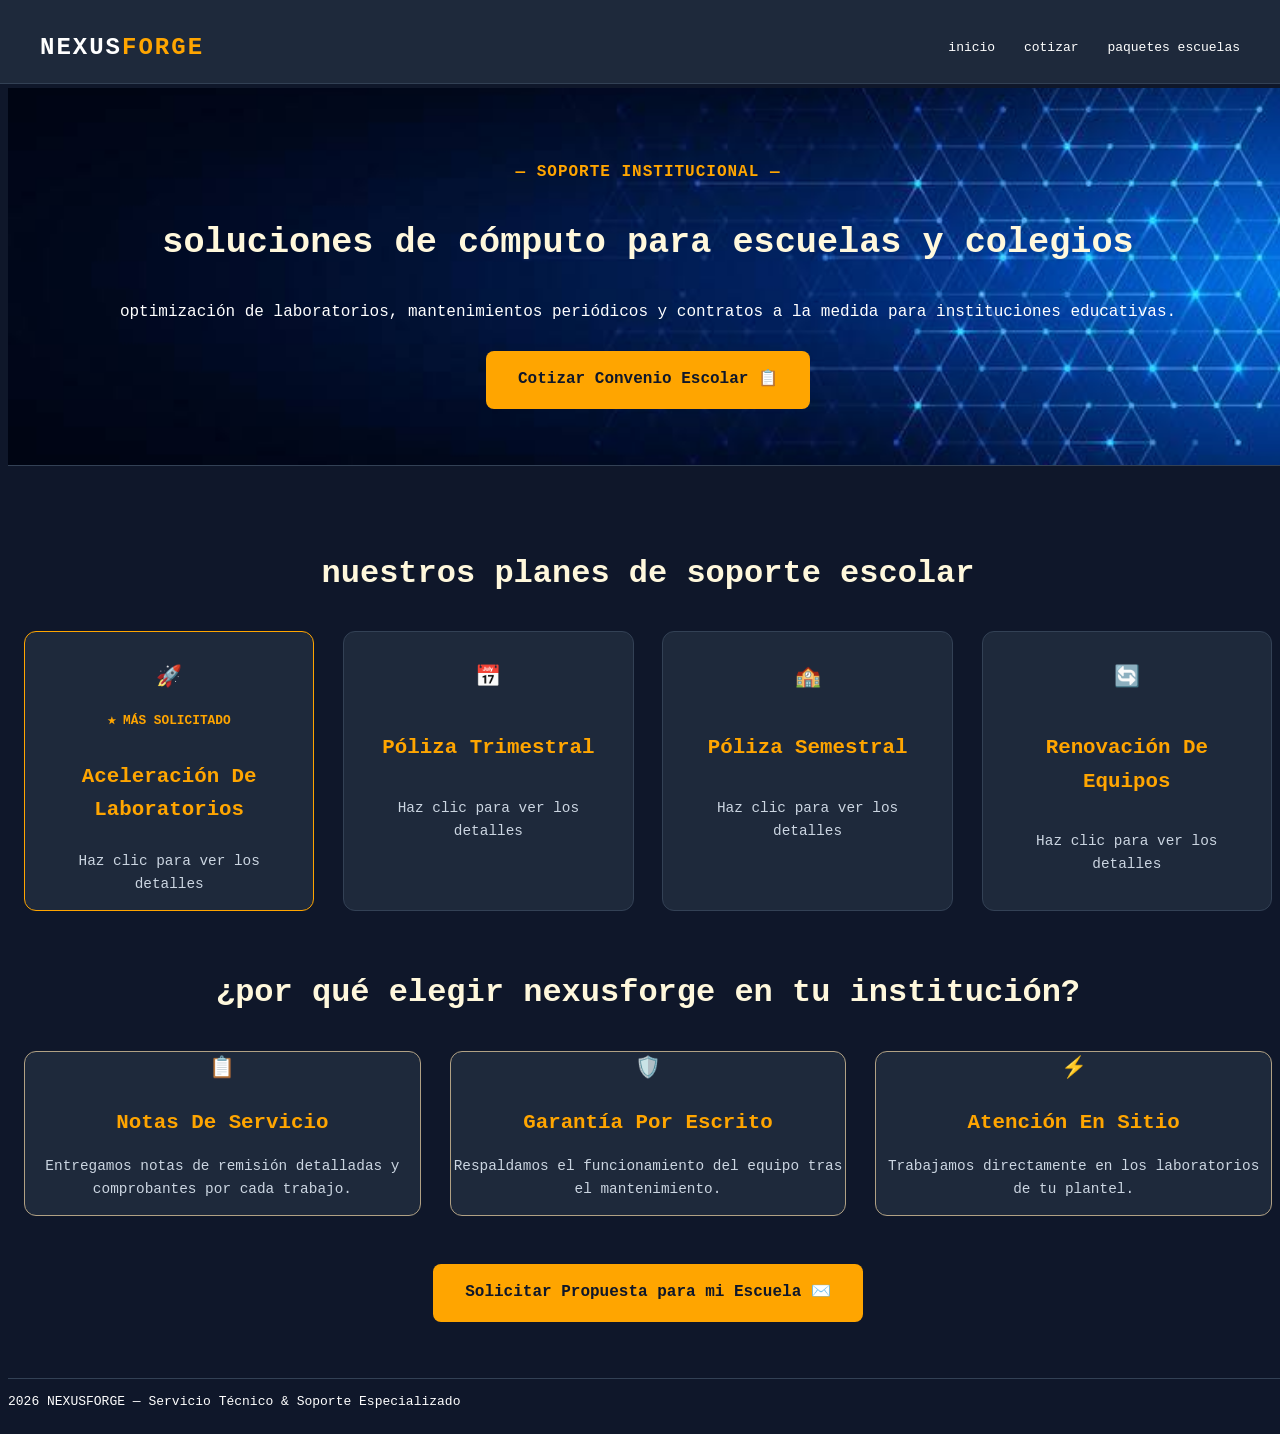
<file: progra internter intento 2/html/paquetes-escuelas.html>
<!doctype html>
<html lang="es">
  <head>
    <meta charset="UTF-8" />
    <meta name="viewport" content="width=device-width, initial-scale=1.0" />
    <link rel="stylesheet" href="../css/style.css" />
    <title>NEXUSFORGE - Paquetes Escuelas</title>
  </head>
  <body>
    <header class="header">
      <div class="navegacion">
        <a href="../index.html" class="logo">NEXUS<span>FORGE</span></a>
        <nav>
          <ul>
            <li><a href="../index.html"> inicio</a></li>
            <li><a href="cotizar.html"> cotizar</a></li>
            <li><a href="paquetes-escuelas.html"> paquetes escuelas</a></li>
          </ul>
        </nav>
      </div>
    </header>

    <section class="hero">
      <div class="heroContent">
        <p
          style="
            color: orange;
            font-weight: bold;
            text-transform: uppercase;
            letter-spacing: 1px;
            margin-bottom: 0.5rem;
          "
        >
          — SOPORTE INSTITUCIONAL —
        </p>
        <h1>soluciones de cómputo para escuelas y colegios</h1>
        <p>
          optimización de laboratorios, mantenimientos periódicos y contratos a
          la medida para instituciones educativas.
        </p>
        <a
          href="cotizar-escuelas.html"
          class="btn-cotizar"
          style="
            display: inline-block;
            text-decoration: none;
            margin-top: 1.5rem;
          "
        >
          Cotizar Convenio Escolar 📋
        </a>
      </div>
    </section>

    <main class="main">
      <h2 class="title">nuestros planes de soporte escolar</h2>

      <div class="servicios">
        <!-- Tarjeta 1: Aceleración de Laboratorios (Con borde naranja destacado) -->
        <div class="tarjetaContenedor flip-card" style="border-color: orange">
          <div class="flip-card-inner">
            <div
              class="flip-card-front"
              style="border-color: orange !important"
            >
              <div class="icono">🚀</div>
              <span
                style="
                  color: orange;
                  font-size: 0.8rem;
                  font-weight: bold;
                  text-transform: uppercase;
                  margin-bottom: 0.5rem;
                  display: block;
                "
              >
                ★ Más Solicitado
              </span>
              <h3>Aceleración de Laboratorios</h3>
              <p style="color: #cbd5e1; font-size: 0.9rem; margin-top: 0.5rem">
                Haz clic para ver los detalles
              </p>
            </div>
            <div class="flip-card-back" style="border-color: orange !important">
              <h3 style="margin-bottom: 0.5rem">Incluye:</h3>
              <ul style="text-align: left; font-size: 0.85rem">
                <li>Cambio de discos duros mecánicos a SSD</li>
                <li>Ampliación de memoria RAM para mayor fluidez</li>
                <li>Optimización completa del sistema operativo</li>
                <li>Ahorro de hasta un 70% comparado con comprar PCs nuevas</li>
              </ul>
            </div>
          </div>
        </div>

        <!-- Tarjeta 2: Póliza Trimestral -->
        <div class="tarjetaContenedor flip-card">
          <div class="flip-card-inner">
            <div class="flip-card-front">
              <div class="icono">📅</div>
              <h3>Póliza Trimestral</h3>
              <p style="color: #cbd5e1; font-size: 0.9rem; margin-top: 1rem">
                Haz clic para ver los detalles
              </p>
            </div>
            <div class="flip-card-back">
              <h3 style="margin-bottom: 0.5rem">Incluye:</h3>
              <ul style="text-align: left; font-size: 0.85rem">
                <li>Limpieza profunda de componentes cada 3 meses</li>
                <li>Cambio de pasta térmica en todos los equipos</li>
                <li>
                  Revisión preventiva antes de inicios de ciclo y exámenes
                </li>
                <li>Soporte técnico prioritario ante fallas imprevistas</li>
              </ul>
            </div>
          </div>
        </div>

        <!-- Tarjeta 3: Póliza Semestral -->
        <div class="tarjetaContenedor flip-card">
          <div class="flip-card-inner">
            <div class="flip-card-front">
              <div class="icono">🏫</div>
              <h3>Póliza Semestral</h3>
              <p style="color: #cbd5e1; font-size: 0.9rem; margin-top: 1rem">
                Haz clic para ver los detalles
              </p>
            </div>
            <div class="flip-card-back">
              <h3 style="margin-bottom: 0.5rem">Incluye:</h3>
              <ul style="text-align: left; font-size: 0.85rem">
                <li>Mantenimiento general al finalizar cada semestre</li>
                <li>Formateo y reinstalación limpia de software escolar</li>
                <li>Limpieza física interna y lubricación de ventiladores</li>
                <li>Reporte técnico del estado individual de cada equipo</li>
              </ul>
            </div>
          </div>
        </div>

        <!-- Tarjeta 4: Renovación de Equipos -->
        <div class="tarjetaContenedor flip-card">
          <div class="flip-card-inner">
            <div class="flip-card-front">
              <div class="icono">🔄</div>
              <h3>Renovación de Equipos</h3>
              <p style="color: #cbd5e1; font-size: 0.9rem; margin-top: 1rem">
                Haz clic para ver los detalles
              </p>
            </div>
            <div class="flip-card-back">
              <h3 style="margin-bottom: 0.5rem">Incluye:</h3>
              <ul style="text-align: left; font-size: 0.9rem">
                <li>Dictamen técnico para dar de baja equipos obsoletos</li>
                <li>Asesoría personalizada para adquisición de computadoras</li>
                <li>Ensamblaje e instalación de laboratorios completos</li>
              </ul>
            </div>
          </div>
        </div>
      </div>

      <h2 class="title" style="margin-top: 3.5rem">
        ¿por qué elegir nexusforge en tu institución?
      </h2>
      <div
        class="servicios"
        style="grid-template-columns: repeat(auto-fit, minmax(220px, 1fr))"
      >
        <div class="tarjetaContenedor" style="text-align: center">
          <div class="icono">📋</div>
          <h3>Notas de Servicio</h3>
          <p style="color: #cbd5e1; font-size: 0.9rem">
            Entregamos notas de remisión detalladas y comprobantes por cada
            trabajo.
          </p>
        </div>
        <div class="tarjetaContenedor" style="text-align: center">
          <div class="icono">🛡️</div>
          <h3>Garantía por Escrito</h3>
          <p style="color: #cbd5e1; font-size: 0.9rem">
            Respaldamos el funcionamiento del equipo tras el mantenimiento.
          </p>
        </div>
        <div class="tarjetaContenedor" style="text-align: center">
          <div class="icono">⚡</div>
          <h3>Atención en sitio</h3>
          <p style="color: #cbd5e1; font-size: 0.9rem">
            Trabajamos directamente en los laboratorios de tu plantel.
          </p>
        </div>
      </div>

      <div style="margin-top: 3rem; text-align: center">
        <a
          href="cotizar-escuelas.html"
          class="btn-cotizar"
          style="display: inline-block; text-decoration: none"
        >
          Solicitar Propuesta para mi Escuela ✉️
        </a>
      </div>
    </main>

    <!-- Script para que funcionen las tarjetas giratorias (ajustando la ruta '../' por estar dentro de la carpeta html) -->
    <script src="../js/tarjetas.js"></script>

    <footer class="footer">
      <p>2026 NEXUSFORGE — Servicio Técnico & Soporte Especializado</p>
    </footer>
  </body>
</html>
</file>
<file: css/style.css>
html, body {
  overflow-x: hidden;
  width: 100%;
}

body {
  background-color: #0f172a;
  color: white;  
  font-family: monospace;
  line-height: 1.6;
  padding-top: 80px;
}





/*header y barra de navegacion*/

.header {
  position: fixed;
  padding-top: 1%;
  background-color: #1e293b;
  border-bottom: 1px solid #334155;
  left: 0;
  top: 0;
  z-index: 100;
  width: 100%;
  margin-left: 0;
  margin-right: 0;
}

.navegacion {
  max-width: 1200px;
  margin: 0 auto;
  display: flex;
  justify-content: space-between;
  align-items: center;
  padding: 1rem 2.5rem;
}

.logo {
  font-size: 1.5rem;
  font-weight: 800;
  color: #ffffff;
  letter-spacing: 2px;
  text-decoration: none;
}

.logo span {
  color: orange;
}

nav ul {
  display: flex;
  list-style: none;
  gap: 1.8rem;
  padding: 0;
  margin: 0;
}

nav a {
  color: white;
  text-decoration: none;
  font-weight: 500;
}

nav a:hover {
  color: orange;

}



/*hero*/

.hero { 
  background: url(../tech.jpg) center/cover no-repeat;
  border-bottom: 1px solid #334155;
  padding: 3.5rem 1rem;
  text-align: center;
}

.heroContent {
  margin: 0;
  text-align: center;
}

.hero h1 {
  font-size: clamp(1.4rem, 5vw, 2.2rem);
  color: cornsilk;
}

.hero p {
  font-size: 1rem;
  color: white;
  margin-bottom: .1%;
}

.btn-cotizar {
  background-color: orange;
  color: #0f172a;
  border: none;
  padding: 1rem 2rem;
  font-size: 1rem;
  font-weight: bold;
  font-family: inherit;
  border-radius: 8px;
  cursor: pointer;
  transition: transform 0.2s ease, background-color 0.2s ease;
}


.btn-cotizar:hover {
  background-color: #e6ad51;
 
  transform: translateY(-4px);
   transition: transform 0.6s ease;
}









.main {
  background: transparent;
  border-bottom: 1px solid #334155;
  padding: 3.5rem 1rem;
  text-align: center;
}

.title {
  font-size: 2rem;
  margin-bottom: 2rem;
  text-align: center;
  color: cornsilk;
}

.servicios {
  display: grid;
  grid-template-columns: repeat(auto-fit, minmax(280px, 1fr));
  gap: 1.8rem;
}








/*contenedor de tarjetas giratorias*/


.tarjetaContenedor.flip-card {
  background-color: transparent !important;
  border: none !important;
  padding: 0 !important;
  perspective: 1000px; 
  cursor: pointer;
  min-height: 280px; 
}

.flip-card-inner {
  position: relative;
  width: 100%;
  height: 100%;
  transition: transform 0.7s cubic-bezier(0.4, 0.2, 0.2, 1);
  transform-style: preserve-3d;
}
.tarjetaContenedor.flip-card:hover .flip-card-front {
  border-color: orange !important;
  box-shadow: 0 10px 25px -5px rgba(255, 165, 0, 0.25); 
}

.flip-card.girada .flip-card-inner {
  transform: rotateY(180deg);
}

.flip-card-front, .flip-card-back {
  position: absolute;
  top: 0;
  left: 0;
  width: 100%;
  height: 100%;
  -webkit-backface-visibility: hidden !important; 
  backface-visibility: hidden !important;
  border-radius: 12px;
  padding: 1.8rem;
  box-sizing: border-box; 
  display: flex;
  flex-direction: column;
  justify-content: flex-start; 
  align-items: center; 
}

.flip-card-front {
  background-color: #1e293b ;
  border: 1px solid #334155 ;
  z-index: 2;
}

.flip-card-back {
  background-color: #0f172a ;
  border: 1px solid rgb(161, 126, 61) ;
  transform: rotateY(180deg);
  z-index: 1;
}

.flip-card-back ul {
  text-align: left;
  padding-left: 1.5rem;
  margin-top: 0.5rem;
}

.flip-card-back h3 {
  color: orange;
  margin-bottom: 1rem;
}

.tarjetaContenedor h3, .icono {
  color: orange;
  font-size: 1.3rem;
  margin-bottom: 1rem;
  text-transform: capitalize;
}



.tarjetaContenedor  {
border: 1px solid #334155;
background-color: #1e293b;
border-radius: 12px;
border-color: rgb(177, 161, 132);
}











/* cotizador */
.cotizador-container {
  max-width: 800px;
  margin: 0 auto;
  text-align: left;
}

.grupo-formulario {
  border: 1px solid #334155;
  background-color: #1e293b;
  border-radius: 12px;
  padding: 1.5rem;
  margin-bottom: 2rem;
}

.grupo-formulario legend {
  color: orange;
  font-size: 1.1rem;
  font-weight: bold;
  padding: 0 0.5rem;
}

.campo {
  display: flex;
  flex-direction: column;
  gap: 0.5rem;
  margin-bottom: 1rem;
}

.campo label {
  color: #cbd5e1;
  font-weight: 500;
}
.campo input[type="text"],
.campo input[type="number"],
.campo input[type="email"],
.campo select {
  padding: 0.8rem;
  background-color: #0f172a;
  border: 1px solid #334155;
  border-radius: 6px;
  color: white;
  font-family: inherit;
  font-size: 0.95rem;
}
.campo input[type="email"]:focus,
.campo input[type="text"]:focus,
.campo input[type="number"]:focus,
.campo select:focus {
  outline: none;
  border-color: orange;
}

.campo input[type="email"]:invalid:not(:placeholder-shown) {
  border-color: #ef4444;
}

.opcion-servicio {
  display: flex;
  align-items: center;
  gap: 0.8rem;
  padding: 0.6rem 0;
  color: #cbd5e1;
  cursor: pointer;
  border-bottom: 1px dashed #334155;
}
.opcion-servicio:last-child {
  border-bottom: none;
}
.servicio-checkbox {
  width: 18px;
  height: 18px;
  accent-color: orange;
  cursor: pointer;
}
.resumen-cotizacion {
  background-color: #1e293b;
  border: 1px solid orange;
  border-radius: 12px;
  padding: 1.8rem;
  text-align: center;
  margin-top: 2rem;
}
.resumen-cotizacion h3 {
  font-size: 1.5rem;
  margin-bottom: 1rem;
  color: white;
}
.resumen-cotizacion h3 span {
  color: orange;
}










/* RESPONSIVO */
@media (max-width: 640px) {
  .navegacion {
    flex-direction: column;
    gap: 0.8rem;
    padding: 0.8rem 1rem;
    align-items: center;
  }

  nav ul {
    gap: 1rem;
    flex-wrap: wrap;
    justify-content: center;
  }

  nav a {
    font-size: 0.9rem;
    color: #ffffff;
    font-weight: 600;
  }
}










/*testimonios*/

.testimonios-seccion {
  padding: 3.5rem 1rem;
  text-align: center;
  border-bottom: 1px solid #334155;
}

.grid-testimonios {
  display: grid;
  grid-template-columns: repeat(auto-fit, minmax(280px, 1fr));
  gap: 1.8rem;
  max-width: 1200px;
  margin: 0 auto;
}

.tarjeta-testimonio {
  background-color: #1e293b;
  border: 1px solid #334155;
  border-radius: 12px;
  padding: 1.8rem;
  display: flex;
  flex-direction: column;
  align-items: center;
  text-align: center;
  transition: transform 0.3s ease, border-color 0.3s ease, box-shadow 0.3s ease;
}

.tarjeta-testimonio:hover {
  transform: translateY(-8px);
  border-color: orange;
  box-shadow: 0 10px 25px -5px rgba(255, 165, 0, 0.25);
}

.avatar-wrapper {
  width: 80px;
  height: 80px;
  border-radius: 50%;
  padding: 3px;
  background: linear-gradient(135deg, orange, #334155);
  margin-bottom: 1rem;
}

.avatar-img {
  width: 100%;
  height: 100%;
  border-radius: 50%;
  object-fit: cover;
}

.tarjeta-testimonio h3 {
  color: white;
  font-size: 1.15rem;
  margin-bottom: 0.2rem;
}

.ubicacion-tag {
  color: orange;
  font-size: 0.85rem;
  font-weight: bold;
  margin-bottom: 0.8rem;
  display: inline-block;
}

.opinion {
  color: #cbd5e1;
  font-size: 0.9rem;
  font-style: italic;
  line-height: 1.5;
}
</file>
<file: progra internter intento 2/css/style.css>
html, body {
  overflow-x: hidden;
  width: 100%;
}

body {
  background-color: #0f172a;
  color: white;  
  font-family: monospace;
  line-height: 1.6;
  padding-top: 80px;
}





/*header y barra de navegacion*/

.header {
  position: fixed;
  padding-top: 1%;
  background-color: #1e293b;
  border-bottom: 1px solid #334155;
  left: 0;
  top: 0;
  z-index: 100;
  width: 100%;
  margin-left: 0;
  margin-right: 0;
}

.navegacion {
  max-width: 1200px;
  margin: 0 auto;
  display: flex;
  justify-content: space-between;
  align-items: center;
  padding: 1rem 2.5rem;
}

.logo {
  font-size: 1.5rem;
  font-weight: 800;
  color: #ffffff;
  letter-spacing: 2px;
  text-decoration: none;
}

.logo span {
  color: orange;
}

nav ul {
  display: flex;
  list-style: none;
  gap: 1.8rem;
  padding: 0;
  margin: 0;
}

nav a {
  color: white;
  text-decoration: none;
  font-weight: 500;
}

nav a:hover {
  color: orange;

}



/*hero*/

.hero { 
  background: url(../tech.jpg) center/cover no-repeat;
  border-bottom: 1px solid #334155;
  padding: 3.5rem 1rem;
  text-align: center;
}

.heroContent {
  margin: 0;
  text-align: center;
}

.hero h1 {
  font-size: clamp(1.4rem, 5vw, 2.2rem);
  color: cornsilk;
}

.hero p {
  font-size: 1rem;
  color: white;
  margin-bottom: .1%;
}

.btn-cotizar {
  background-color: orange;
  color: #0f172a;
  border: none;
  padding: 1rem 2rem;
  font-size: 1rem;
  font-weight: bold;
  font-family: inherit;
  border-radius: 8px;
  cursor: pointer;
  transition: transform 0.2s ease, background-color 0.2s ease;
}


.btn-cotizar:hover {
  background-color: #ff9d00;
  transform: translateY(-1px);
  font-size: 1.3rem;
}









.main {
  background: transparent;
  border-bottom: 1px solid #334155;
  padding: 3.5rem 1rem;
  text-align: center;
}

.title {
  font-size: 2rem;
  margin-bottom: 2rem;
  text-align: center;
  color: cornsilk;
}

.servicios {
  display: grid;
  grid-template-columns: repeat(auto-fit, minmax(280px, 1fr));
  gap: 1.8rem;
}








/*contenedor de tarjetas giratorias*/


.tarjetaContenedor.flip-card {
  background-color: transparent !important;
  border: none !important;
  padding: 0 !important;
  perspective: 1000px; 
  cursor: pointer;
  min-height: 280px; 
}

.flip-card-inner {
  position: relative;
  width: 100%;
  height: 100%;
  transition: transform 0.7s cubic-bezier(0.4, 0.2, 0.2, 1);
  transform-style: preserve-3d;
}
.tarjetaContenedor.flip-card:hover .flip-card-front {
  border-color: orange !important;
  box-shadow: 0 10px 25px -5px rgba(255, 165, 0, 0.25); 
}

.flip-card.girada .flip-card-inner {
  transform: rotateY(180deg);
}

.flip-card-front, .flip-card-back {
  position: absolute;
  top: 0;
  left: 0;
  width: 100%;
  height: 100%;
  -webkit-backface-visibility: hidden !important; 
  backface-visibility: hidden !important;
  border-radius: 12px;
  padding: 1.8rem;
  box-sizing: border-box; 
  display: flex;
  flex-direction: column;
  justify-content: flex-start; 
  align-items: center; 
}

.flip-card-front {
  background-color: #1e293b ;
  border: 1px solid #334155 ;
  z-index: 2;
}

.flip-card-back {
  background-color: #0f172a ;
  border: 1px solid rgb(161, 126, 61) ;
  transform: rotateY(180deg);
  z-index: 1;
}

.flip-card-back ul {
  text-align: left;
  padding-left: 1.5rem;
  margin-top: 0.5rem;
}

.flip-card-back h3 {
  color: orange;
  margin-bottom: 1rem;
}

.tarjetaContenedor h3, .icono {
  color: orange;
  font-size: 1.3rem;
  margin-bottom: 1rem;
  text-transform: capitalize;
}



.tarjetaContenedor  {
border: 1px solid #334155;
background-color: #1e293b;
border-radius: 12px;
border-color: rgb(177, 161, 132);
}











/* cotizador */
.cotizador-container {
  max-width: 800px;
  margin: 0 auto;
  text-align: left;
}

.grupo-formulario {
  border: 1px solid #334155;
  background-color: #1e293b;
  border-radius: 12px;
  padding: 1.5rem;
  margin-bottom: 2rem;
}

.grupo-formulario legend {
  color: orange;
  font-size: 1.1rem;
  font-weight: bold;
  padding: 0 0.5rem;
}

.campo {
  display: flex;
  flex-direction: column;
  gap: 0.5rem;
  margin-bottom: 1rem;
}

.campo label {
  color: #cbd5e1;
  font-weight: 500;
}
.campo input[type="text"],
.campo input[type="number"],
.campo input[type="email"],
.campo select {
  padding: 0.8rem;
  background-color: #0f172a;
  border: 1px solid #334155;
  border-radius: 6px;
  color: white;
  font-family: inherit;
  font-size: 0.95rem;
}
.campo input[type="email"]:focus,
.campo input[type="text"]:focus,
.campo input[type="number"]:focus,
.campo select:focus {
  outline: none;
  border-color: orange;
}

.campo input[type="email"]:invalid:not(:placeholder-shown) {
  border-color: #ef4444;
}

.opcion-servicio {
  display: flex;
  align-items: center;
  gap: 0.8rem;
  padding: 0.6rem 0;
  color: #cbd5e1;
  cursor: pointer;
  border-bottom: 1px dashed #334155;
}
.opcion-servicio:last-child {
  border-bottom: none;
}
.servicio-checkbox {
  width: 18px;
  height: 18px;
  accent-color: orange;
  cursor: pointer;
}
.resumen-cotizacion {
  background-color: #1e293b;
  border: 1px solid orange;
  border-radius: 12px;
  padding: 1.8rem;
  text-align: center;
  margin-top: 2rem;
}
.resumen-cotizacion h3 {
  font-size: 1.5rem;
  margin-bottom: 1rem;
  color: white;
}
.resumen-cotizacion h3 span {
  color: orange;
}










/* RESPONSIVO */
@media (max-width: 640px) {
  .navegacion {
    flex-direction: column;
    gap: 0.8rem;
    padding: 0.8rem 1rem;
    align-items: center;
  }

  nav ul {
    gap: 1rem;
    flex-wrap: wrap;
    justify-content: center;
  }

  nav a {
    font-size: 0.9rem;
    color: #ffffff;
    font-weight: 600;
  }
}










/*testimonios*/

.testimonios-seccion {
  padding: 3.5rem 1rem;
  text-align: center;
  border-bottom: 1px solid #334155;
}

.grid-testimonios {
  display: grid;
  grid-template-columns: repeat(auto-fit, minmax(280px, 1fr));
  gap: 1.8rem;
  max-width: 1200px;
  margin: 0 auto;
}

.tarjeta-testimonio {
  background-color: #1e293b;
  border: 1px solid #334155;
  border-radius: 12px;
  padding: 1.8rem;
  display: flex;
  flex-direction: column;
  align-items: center;
  text-align: center;
  transition: transform 0.3s ease, border-color 0.3s ease, box-shadow 0.3s ease;
}

.tarjeta-testimonio:hover {
  transform: translateY(-8px);
  border-color: orange;
  box-shadow: 0 10px 25px -5px rgba(255, 165, 0, 0.25);
}

.avatar-wrapper {
  width: 80px;
  height: 80px;
  border-radius: 50%;
  padding: 3px;
  background: linear-gradient(135deg, orange, #334155);
  margin-bottom: 1rem;
}

.avatar-img {
  width: 100%;
  height: 100%;
  border-radius: 50%;
  object-fit: cover;
}

.tarjeta-testimonio h3 {
  color: white;
  font-size: 1.15rem;
  margin-bottom: 0.2rem;
}

.ubicacion-tag {
  color: orange;
  font-size: 0.85rem;
  font-weight: bold;
  margin-bottom: 0.8rem;
  display: inline-block;
}

.opinion {
  color: #cbd5e1;
  font-size: 0.9rem;
  font-style: italic;
  line-height: 1.5;
}
</file>
